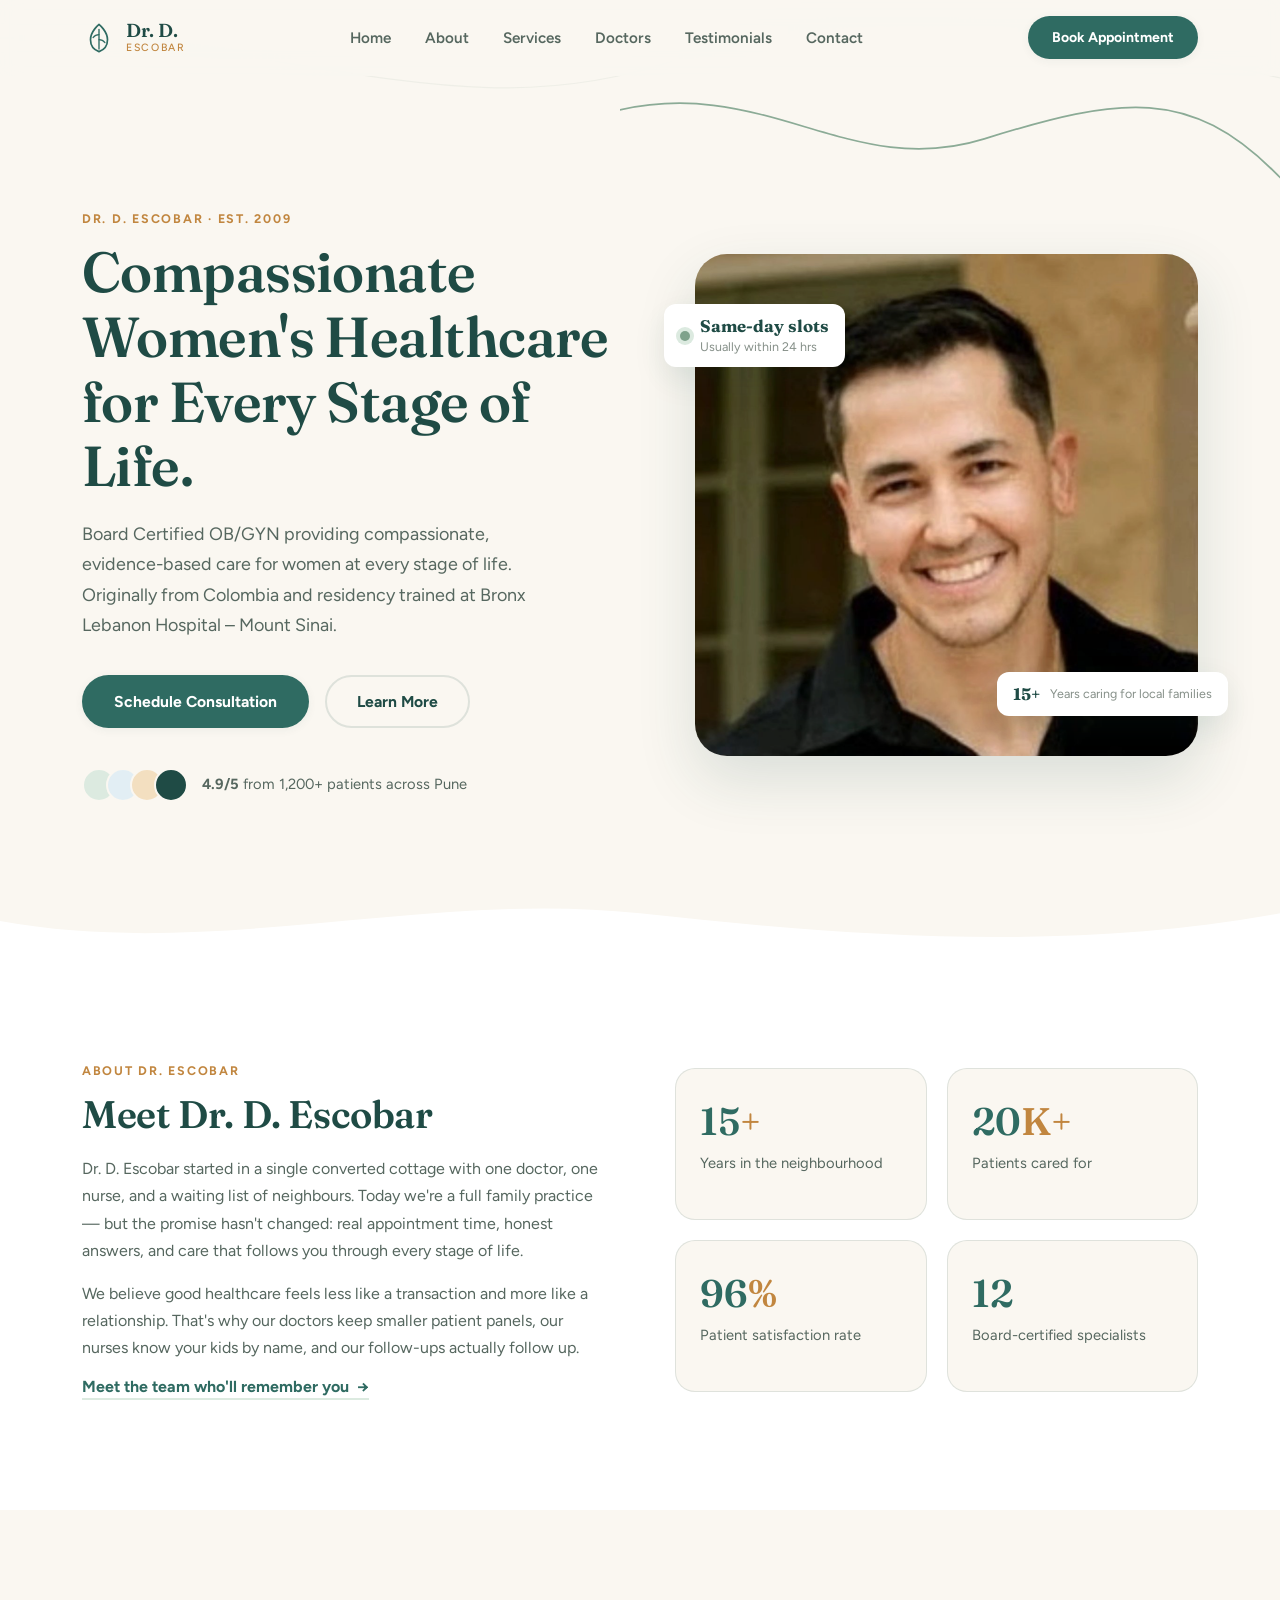
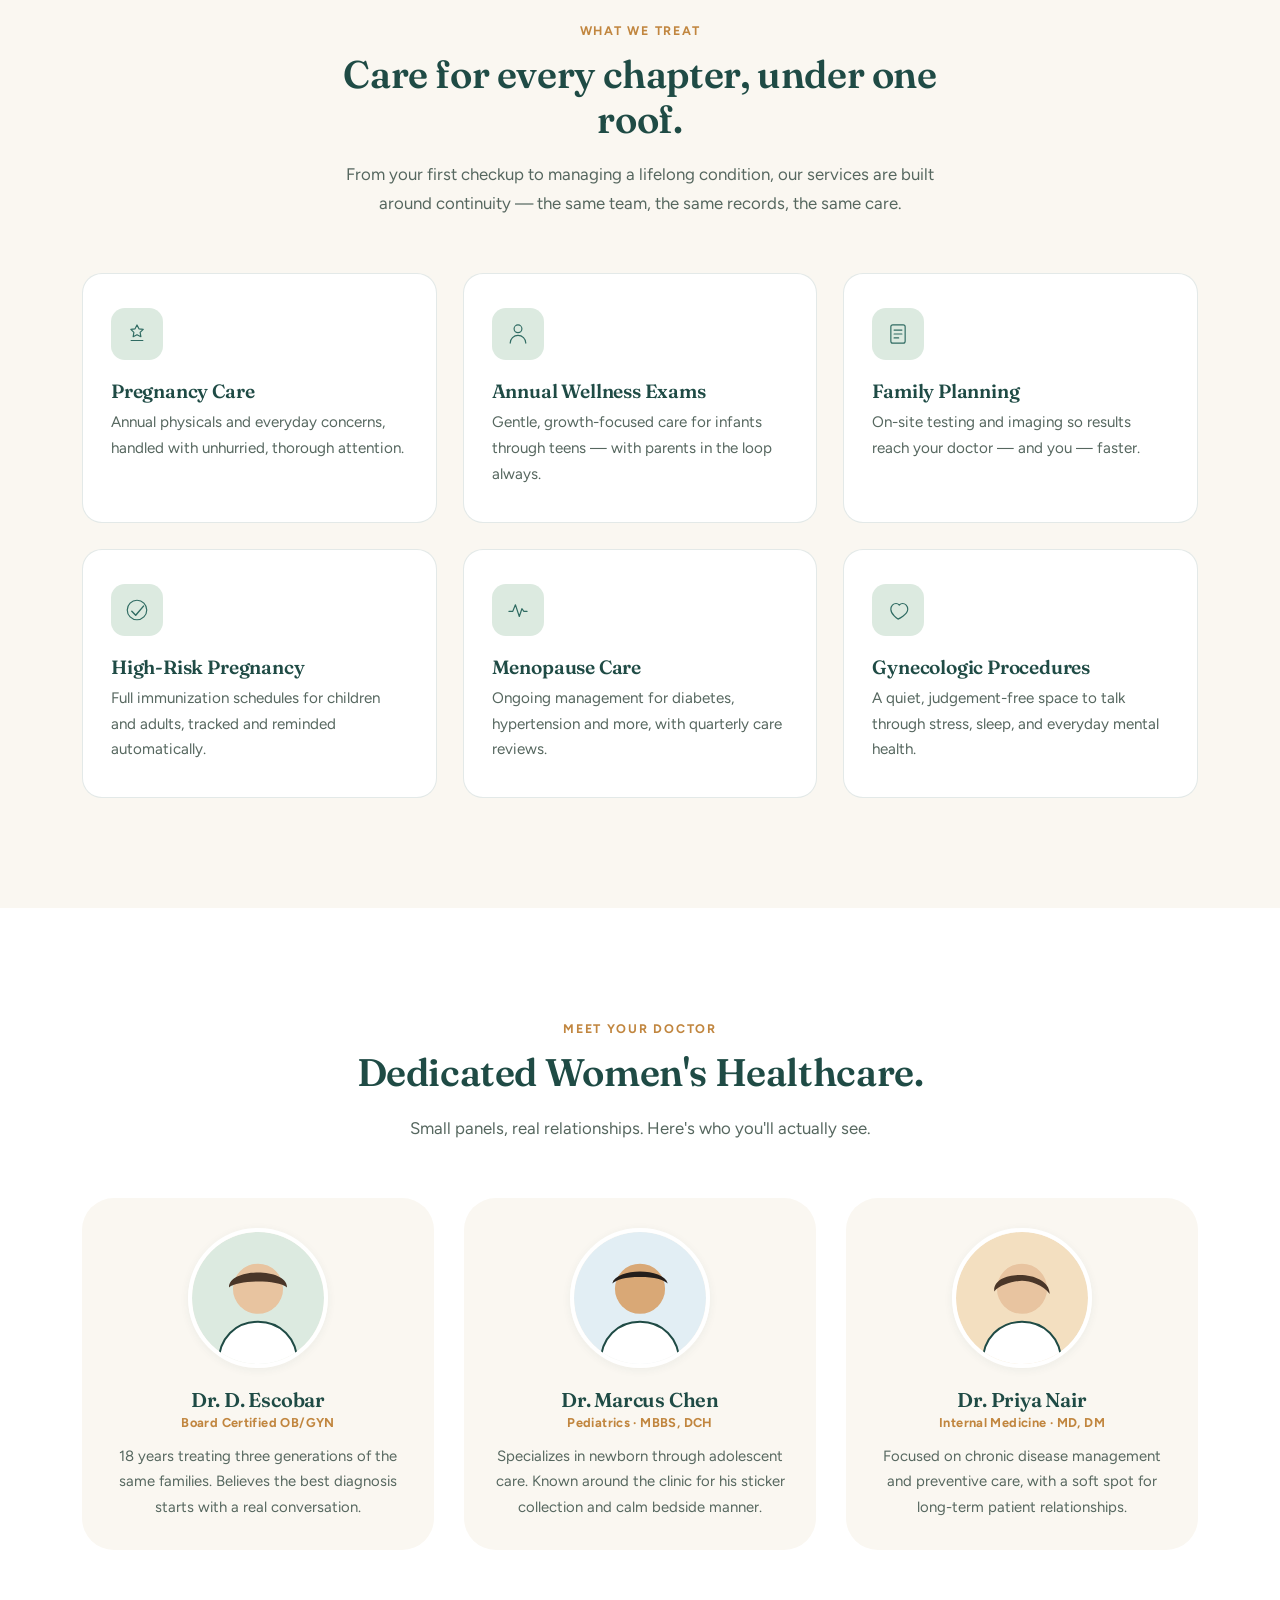
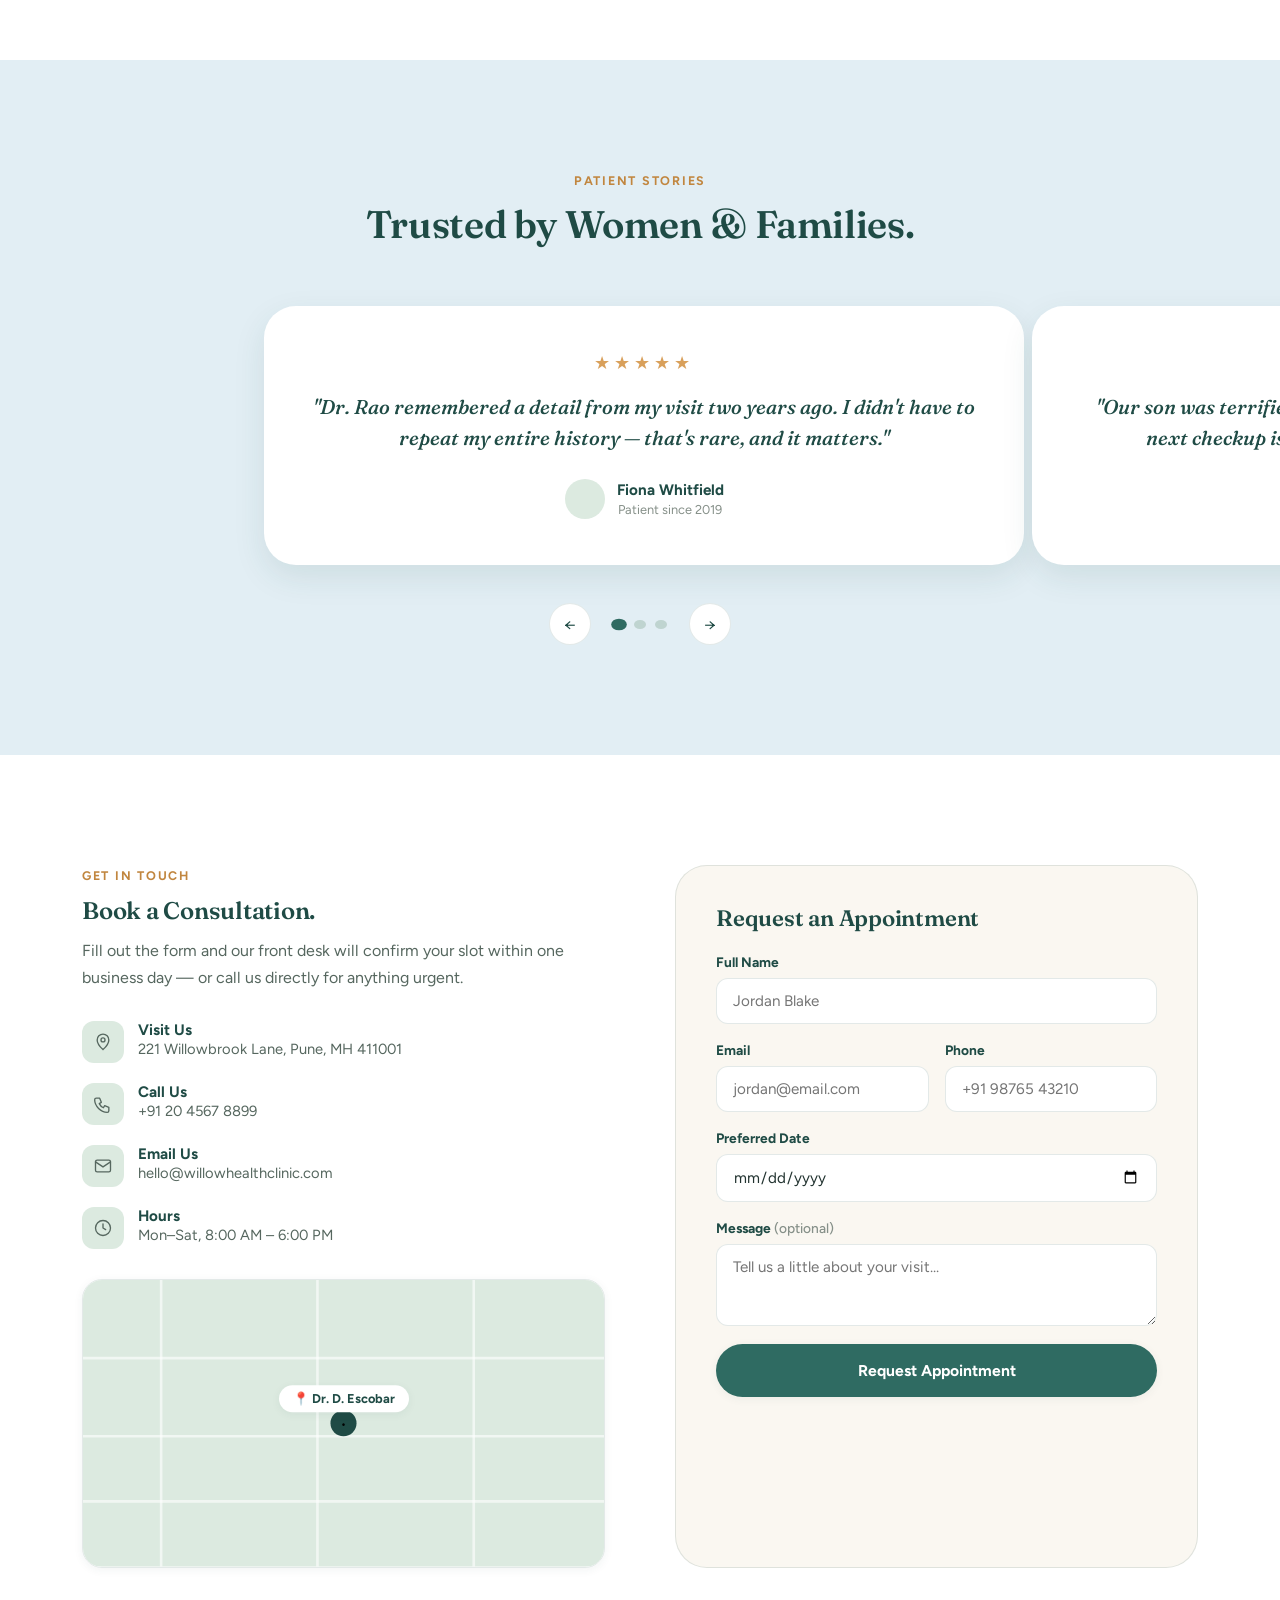
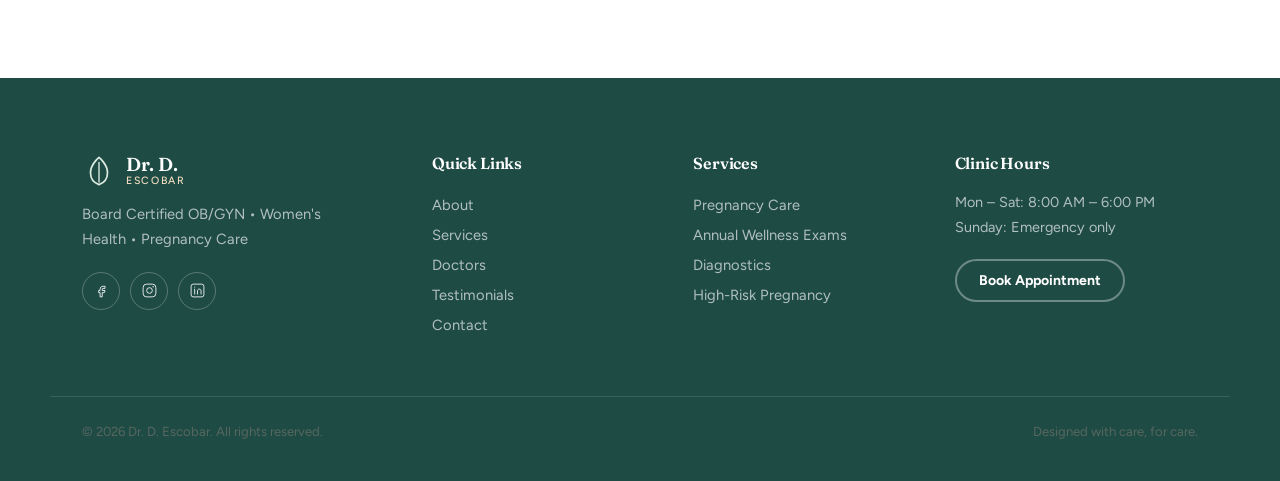
<file: index.html>
<!DOCTYPE html>
<html lang="en">
<head>
<meta charset="UTF-8">
<meta name="viewport" content="width=device-width, initial-scale=1.0">
<title>Dr. D. Escobar — Compassionate Care, Close to Home</title>
<link rel="preconnect" href="https://fonts.googleapis.com">
<link rel="preconnect" href="https://fonts.gstatic.com" crossorigin>
<link href="https://fonts.googleapis.com/css2?family=Fraunces:ital,opsz,wght@0,9..144,300;0,9..144,400;0,9..144,500;0,9..144,600;0,9..144,700;1,9..144,500&family=Figtree:wght@400;500;600;700;800&display=swap" rel="stylesheet">
<link rel="stylesheet" href="style.css">
</head>
<body>

<!-- ===== Decorative branch canvas (fixed, ambient) ===== -->
<div class="branch-ambient" aria-hidden="true">
  <svg viewBox="0 0 1440 900" preserveAspectRatio="none">
    <path class="branch-line branch-line--1" d="M -50 40 C 300 20, 500 140, 760 60 S 1200 30, 1500 90" />
  </svg>
</div>

<!-- ===== Navbar ===== -->
<header class="navbar" id="navbar">
  <div class="nav-inner">
    <a href="#home" class="brand">
      <span class="brand-mark" aria-hidden="true">
        <svg viewBox="0 0 40 40" fill="none">
          <path d="M20 4C20 4 10 12 10 22C10 29.2 14.5 34 20 36C25.5 34 30 29.2 30 22C30 12 20 4 20 4Z" stroke="currentColor" stroke-width="2" stroke-linejoin="round"/>
          <path d="M20 10V33" stroke="currentColor" stroke-width="1.6" stroke-linecap="round"/>
          <path d="M20 16C17 16 14.5 17.5 13 19.5" stroke="currentColor" stroke-width="1.4" stroke-linecap="round"/>
          <path d="M20 22C23 22 25.5 23.5 27 25.5" stroke="currentColor" stroke-width="1.4" stroke-linecap="round"/>
        </svg>
      </span>
      <span class="brand-name">Dr.&nbsp;D.<span class="brand-name-sub">Escobar</span></span>
    </a>

    <nav class="nav-links" id="navLinks">
      <a href="#home" class="nav-link">Home</a>
      <a href="#about" class="nav-link">About</a>
      <a href="#services" class="nav-link">Services</a>
      <a href="#doctors" class="nav-link">Doctors</a>
      <a href="#testimonials" class="nav-link">Testimonials</a>
      <a href="#contact" class="nav-link">Contact</a>
    </nav>

    <div class="nav-actions">
      <a href="#contact" class="btn btn-primary btn-small">Book Appointment</a>
      <button class="hamburger" id="hamburger" aria-label="Toggle menu" aria-expanded="false">
        <span></span><span></span><span></span>
      </button>
    </div>
  </div>
</header>

<!-- ===== Hero ===== -->
<section class="hero" id="home">
  <svg class="hero-branch" viewBox="0 0 900 700" aria-hidden="true">
    <path id="heroBranchPath" d="M -20 90 C 160 40, 260 170, 420 120 S 660 60, 760 160 S 880 260, 860 380" />
    <g class="hero-leaves"></g>
  </svg>

  <div class="hero-inner">
    <div class="hero-copy reveal">
      <span class="eyebrow">Dr. D. Escobar · Est. 2009</span>
      <h1 class="hero-title">Compassionate Women's Healthcare<br>for Every Stage of Life.</h1>
      <p class="hero-sub">Board Certified OB/GYN providing compassionate, evidence-based care for women at every stage of life. Originally from Colombia and residency trained at Bronx Lebanon Hospital – Mount Sinai.</p>
      <div class="hero-cta">
        <a href="#contact" class="btn btn-primary">Schedule Consultation</a>
        <a href="#about" class="btn btn-ghost">Learn More</a>
      </div>
      <div class="hero-trust">
        <div class="avatar-stack" aria-hidden="true">
          <span></span><span></span><span></span><span></span>
        </div>
        <p><strong>4.9/5</strong> from 1,200+ patients across Pune</p>
      </div>
    </div>

    <div class="hero-art reveal" style="--delay:.15s">
      <img src="./profile.png" class="hero-illustration" alt="Dr. D. Escobar">
      <div class="floating-card floating-card--1">
        <span class="fc-dot"></span>
        <div><strong>Same-day slots</strong><small>Usually within 24 hrs</small></div>
      </div>
      <div class="floating-card floating-card--2">
        <strong>15+</strong>
        <small>Years caring for local families</small>
      </div>
    </div>
  </div>

  <svg class="section-divider" viewBox="0 0 1440 90" preserveAspectRatio="none" aria-hidden="true">
    <path d="M0 40 C 240 90 480 0 720 30 S 1200 80 1440 30 V90 H0Z" fill="var(--white)"/>
  </svg>
</section>

<!-- ===== About ===== -->
<section class="about" id="about">
  <div class="container about-grid">
    <div class="about-copy reveal">
      <span class="eyebrow">About Dr. Escobar</span>
      <h2>Meet Dr. D. Escobar</h2>
      <p>Dr. D. Escobar started in a single converted cottage with one doctor, one nurse, and a waiting list of neighbours. Today we're a full family practice — but the promise hasn't changed: real appointment time, honest answers, and care that follows you through every stage of life.</p>
      <p>We believe good healthcare feels less like a transaction and more like a relationship. That's why our doctors keep smaller patient panels, our nurses know your kids by name, and our follow-ups actually follow up.</p>
      <a href="#doctors" class="link-arrow">Meet the team who'll remember you <span>→</span></a>
    </div>

    <div class="stat-grid reveal" style="--delay:.1s">
      <div class="stat-card">
        <span class="stat-num" data-count="15">0</span><span class="stat-suffix">+</span>
        <p>Years in the neighbourhood</p>
      </div>
      <div class="stat-card">
        <span class="stat-num" data-count="20">0</span><span class="stat-suffix">K+</span>
        <p>Patients cared for</p>
      </div>
      <div class="stat-card">
        <span class="stat-num" data-count="98">0</span><span class="stat-suffix">%</span>
        <p>Patient satisfaction rate</p>
      </div>
      <div class="stat-card">
        <span class="stat-num" data-count="12">0</span><span class="stat-suffix"></span>
        <p>Board-certified specialists</p>
      </div>
    </div>
  </div>
</section>

<!-- ===== Services ===== -->
<section class="services" id="services">
  <div class="container">
    <div class="section-head reveal">
      <span class="eyebrow">What We Treat</span>
      <h2>Care for every chapter, under one roof.</h2>
      <p class="section-lede">From your first checkup to managing a lifelong condition, our services are built around continuity — the same team, the same records, the same care.</p>
    </div>

    <div class="services-grid">
      <article class="service-card reveal">
        <span class="service-icon">
          <svg viewBox="0 0 40 40" fill="none"><path d="M20 6l3 6 6.6.9-4.8 4.6 1.2 6.6L20 21l-5.9 3.1 1.1-6.6-4.7-4.6L17 12l3-6z" stroke="currentColor" stroke-width="1.8" stroke-linejoin="round"/><path d="M11 30h18" stroke="currentColor" stroke-width="1.8" stroke-linecap="round"/></svg>
        </span>
        <h3>Pregnancy Care</h3>
        <p>Annual physicals and everyday concerns, handled with unhurried, thorough attention.</p>
      </article>

      <article class="service-card reveal" style="--delay:.05s">
        <span class="service-icon">
          <svg viewBox="0 0 40 40" fill="none"><path d="M14 12c0-3.3 2.7-6 6-6s6 2.7 6 6-2.7 6-6 6-6-2.7-6-6z" stroke="currentColor" stroke-width="1.8"/><path d="M8 34c0-6.6 5.4-12 12-12s12 5.4 12 12" stroke="currentColor" stroke-width="1.8" stroke-linecap="round"/></svg>
        </span>
        <h3>Annual Wellness Exams</h3>
        <p>Gentle, growth-focused care for infants through teens — with parents in the loop always.</p>
      </article>

      <article class="service-card reveal" style="--delay:.1s">
        <span class="service-icon">
          <svg viewBox="0 0 40 40" fill="none"><rect x="9" y="6" width="22" height="28" rx="3" stroke="currentColor" stroke-width="1.8"/><path d="M14 14h12M14 20h12M14 26h7" stroke="currentColor" stroke-width="1.8" stroke-linecap="round"/></svg>
        </span>
        <h3>Family Planning</h3>
        <p>On-site testing and imaging so results reach your doctor — and you — faster.</p>
      </article>

      <article class="service-card reveal" style="--delay:.15s">
        <span class="service-icon">
          <svg viewBox="0 0 40 40" fill="none"><path d="M12 22l6 6 12-14" stroke="currentColor" stroke-width="2.2" stroke-linecap="round" stroke-linejoin="round"/><circle cx="20" cy="20" r="15" stroke="currentColor" stroke-width="1.8"/></svg>
        </span>
        <h3>High-Risk Pregnancy</h3>
        <p>Full immunization schedules for children and adults, tracked and reminded automatically.</p>
      </article>

      <article class="service-card reveal" style="--delay:.2s">
        <span class="service-icon">
          <svg viewBox="0 0 40 40" fill="none"><path d="M6 22h6l4-10 6 18 4-12 3 4h5" stroke="currentColor" stroke-width="1.8" stroke-linecap="round" stroke-linejoin="round"/></svg>
        </span>
        <h3>Menopause Care</h3>
        <p>Ongoing management for diabetes, hypertension and more, with quarterly care reviews.</p>
      </article>

      <article class="service-card reveal" style="--delay:.25s">
        <span class="service-icon">
          <svg viewBox="0 0 40 40" fill="none"><path d="M20 34s-11-6.9-11-15.3C9 13.6 12.7 10 17 10c1.9 0 3.7.9 5 2.4 1.3-1.5 3.1-2.4 5-2.4 4.3 0 8 3.6 8 8.7C35 27.1 20 34 20 34z" stroke="currentColor" stroke-width="1.8" stroke-linejoin="round"/></svg>
        </span>
        <h3>Gynecologic Procedures</h3>
        <p>A quiet, judgement-free space to talk through stress, sleep, and everyday mental health.</p>
      </article>
    </div>
  </div>
</section>

<!-- ===== Doctors ===== -->
<section class="doctors" id="doctors">
  <div class="container">
    <div class="section-head reveal">
      <span class="eyebrow">Meet Your Doctor</span>
      <h2>Dedicated Women's Healthcare.</h2>
      <p class="section-lede">Small panels, real relationships. Here's who you'll actually see.</p>
    </div>

    <div class="doctors-grid">
      <article class="doctor-card reveal">
        <div class="doctor-photo doctor-photo--1" aria-hidden="true">
          <svg viewBox="0 0 200 200"><circle cx="100" cy="100" r="100" fill="var(--sage-light)"/><circle cx="100" cy="86" r="38" fill="var(--skin)"/><path d="M56 84c0-30 88-30 88 0-14-12-74-12-88 0Z" fill="var(--hair)"/><path d="M40 200c0-40 27-64 60-64s60 24 60 64Z" fill="#fff"/><path d="M40 200c0-40 27-64 60-64s60 24 60 64" stroke="var(--teal-deep)" stroke-width="3" fill="none"/></svg>
        </div>
        <h3>Dr. D. Escobar</h3>
        <span class="doctor-role">Board Certified OB/GYN</span>
        <p>18 years treating three generations of the same families. Believes the best diagnosis starts with a real conversation.</p>
      </article>

      <article class="doctor-card reveal" style="--delay:.08s">
        <div class="doctor-photo doctor-photo--2" aria-hidden="true">
          <svg viewBox="0 0 200 200"><circle cx="100" cy="100" r="100" fill="var(--sky-light)"/><circle cx="100" cy="86" r="38" fill="var(--skin-2)"/><path d="M58 78c6-24 78-24 84 0 -6-6-20-10-42-10s-36 4-42 10Z" fill="var(--hair-2)"/><path d="M40 200c0-40 27-64 60-64s60 24 60 64Z" fill="#fff"/><path d="M40 200c0-40 27-64 60-64s60 24 60 64" stroke="var(--teal-deep)" stroke-width="3" fill="none"/></svg>
        </div>
        <h3>Dr. Marcus Chen</h3>
        <span class="doctor-role">Pediatrics · MBBS, DCH</span>
        <p>Specializes in newborn through adolescent care. Known around the clinic for his sticker collection and calm bedside manner.</p>
      </article>

      <article class="doctor-card reveal" style="--delay:.16s">
        <div class="doctor-photo doctor-photo--3" aria-hidden="true">
          <svg viewBox="0 0 200 200"><circle cx="100" cy="100" r="100" fill="var(--honey-light)"/><circle cx="100" cy="86" r="38" fill="var(--skin)"/><path d="M58 90c-4-34 84-34 84 4-10-14-30-20-42-20s-34 6-42 16Z" fill="var(--hair)"/><path d="M40 200c0-40 27-64 60-64s60 24 60 64Z" fill="#fff"/><path d="M40 200c0-40 27-64 60-64s60 24 60 64" stroke="var(--teal-deep)" stroke-width="3" fill="none"/></svg>
        </div>
        <h3>Dr. Priya Nair</h3>
        <span class="doctor-role">Internal Medicine · MD, DM</span>
        <p>Focused on chronic disease management and preventive care, with a soft spot for long-term patient relationships.</p>
      </article>
    </div>
  </div>
</section>

<!-- ===== Testimonials ===== -->
<section class="testimonials" id="testimonials">
  <div class="container">
    <div class="section-head reveal">
      <span class="eyebrow">Patient Stories</span>
      <h2>Trusted by Women & Families.</h2>
    </div>

    <div class="carousel reveal" id="carousel">
      <div class="carousel-track" id="carouselTrack">
        <figure class="testimonial-card">
          <div class="stars" aria-label="5 out of 5 stars">★★★★★</div>
          <blockquote>"Dr. Rao remembered a detail from my visit two years ago. I didn't have to repeat my entire history — that's rare, and it matters."</blockquote>
          <figcaption>
            <span class="quote-avatar" style="background:var(--sage-light)"></span>
            <div><strong>Fiona Whitfield</strong><small>Patient since 2019</small></div>
          </figcaption>
        </figure>

        <figure class="testimonial-card">
          <div class="stars" aria-label="5 out of 5 stars">★★★★★</div>
          <blockquote>"Our son was terrified of doctors until Dr. Chen. Now he asks when his next checkup is. That alone is worth the drive across town."</blockquote>
          <figcaption>
            <span class="quote-avatar" style="background:var(--sky-light)"></span>
            <div><strong>Rohan Desai</strong><small>Patient since 2021</small></div>
          </figcaption>
        </figure>

        <figure class="testimonial-card">
          <div class="stars" aria-label="5 out of 5 stars">★★★★★</div>
          <blockquote>"Managing my diabetes felt overwhelming everywhere else. Dr. Nair built a plan that actually fits my life, not a textbook."</blockquote>
          <figcaption>
            <span class="quote-avatar" style="background:var(--honey-light)"></span>
            <div><strong>Grace Alonso</strong><small>Patient since 2016</small></div>
          </figcaption>
        </figure>
      </div>

      <div class="carousel-controls">
        <button class="carousel-btn" id="prevBtn" aria-label="Previous testimonial">←</button>
        <div class="carousel-dots" id="carouselDots"></div>
        <button class="carousel-btn" id="nextBtn" aria-label="Next testimonial">→</button>
      </div>
    </div>
  </div>
</section>

<!-- ===== Contact / Appointment ===== -->
<section class="contact" id="contact">
  <div class="container contact-grid">
    <div class="contact-info reveal">
      <span class="eyebrow">Get in Touch</span>
      <h2>Book a Consultation.</h2>
      <p>Fill out the form and our front desk will confirm your slot within one business day — or call us directly for anything urgent.</p>

      <ul class="info-list">
        <li>
          <span class="info-icon"><svg viewBox="0 0 24 24" fill="none"><path d="M12 21s7-6.1 7-11.5A7 7 0 0 0 5 9.5C5 14.9 12 21 12 21z" stroke="currentColor" stroke-width="1.6"/><circle cx="12" cy="9.5" r="2.4" stroke="currentColor" stroke-width="1.6"/></svg></span>
          <div><strong>Visit Us</strong><span>221 Willowbrook Lane, Pune, MH 411001</span></div>
        </li>
        <li>
          <span class="info-icon"><svg viewBox="0 0 24 24" fill="none"><path d="M4 5h4l2 5-2.5 1.5a11 11 0 0 0 5 5L14 14l5 2v4a2 2 0 0 1-2 2C9.5 22 2 14.5 2 7a2 2 0 0 1 2-2z" stroke="currentColor" stroke-width="1.6" stroke-linejoin="round"/></svg></span>
          <div><strong>Call Us</strong><span>+91 20 4567 8899</span></div>
        </li>
        <li>
          <span class="info-icon"><svg viewBox="0 0 24 24" fill="none"><rect x="3" y="5" width="18" height="14" rx="2" stroke="currentColor" stroke-width="1.6"/><path d="M3 7l9 6 9-6" stroke="currentColor" stroke-width="1.6" stroke-linecap="round"/></svg></span>
          <div><strong>Email Us</strong><span>hello@willowhealthclinic.com</span></div>
        </li>
        <li>
          <span class="info-icon"><svg viewBox="0 0 24 24" fill="none"><circle cx="12" cy="12" r="9" stroke="currentColor" stroke-width="1.6"/><path d="M12 7v5l3.2 2" stroke="currentColor" stroke-width="1.6" stroke-linecap="round"/></svg></span>
          <div><strong>Hours</strong><span>Mon–Sat, 8:00 AM – 6:00 PM</span></div>
        </li>
      </ul>

      <div class="map-placeholder" role="img" aria-label="Map showing clinic location">
        <svg viewBox="0 0 400 220" preserveAspectRatio="none">
          <rect width="400" height="220" fill="var(--sage-light)"/>
          <path d="M0 60 H400 M0 120 H400 M0 170 H400" stroke="#ffffff" stroke-width="2" opacity="0.6"/>
          <path d="M60 0 V220 M180 0 V220 M300 0 V220" stroke="#ffffff" stroke-width="2" opacity="0.6"/>
          <circle cx="200" cy="110" r="10" fill="var(--teal-deep)"/>
          <path d="M200 110 a1 1 0 1 0 0.001 0" />
        </svg>
        <span class="map-pin">📍 Dr. D. Escobar</span>
      </div>
    </div>

    <form class="contact-form reveal" id="appointmentForm" style="--delay:.1s">
      <h3>Request an Appointment</h3>
      <div class="form-row">
        <label>
          <span>Full Name</span>
          <input type="text" name="name" placeholder="Jordan Blake" required>
        </label>
      </div>
      <div class="form-row form-row--split">
        <label>
          <span>Email</span>
          <input type="email" name="email" placeholder="jordan@email.com" required>
        </label>
        <label>
          <span>Phone</span>
          <input type="tel" name="phone" placeholder="+91 98765 43210" required>
        </label>
      </div>
      <div class="form-row">
        <label>
          <span>Preferred Date</span>
          <input type="date" name="date" required>
        </label>
      </div>
      <div class="form-row">
        <label>
          <span>Message <em>(optional)</em></span>
          <textarea name="message" rows="3" placeholder="Tell us a little about your visit..."></textarea>
        </label>
      </div>
      <button type="submit" class="btn btn-primary btn-full">
        <span class="btn-label">Request Appointment</span>
      </button>
      <p class="form-success" id="formSuccess">✓ Thanks! We'll confirm your appointment by email shortly.</p>
    </form>
  </div>
</section>

<!-- ===== Footer ===== -->
<footer class="footer">
  <div class="container footer-grid">
    <div class="footer-brand">
      <a href="#home" class="brand brand--footer">
        <span class="brand-mark" aria-hidden="true">
          <svg viewBox="0 0 40 40" fill="none">
            <path d="M20 4C20 4 10 12 10 22C10 29.2 14.5 34 20 36C25.5 34 30 29.2 30 22C30 12 20 4 20 4Z" stroke="currentColor" stroke-width="2" stroke-linejoin="round"/>
            <path d="M20 10V33" stroke="currentColor" stroke-width="1.6" stroke-linecap="round"/>
          </svg>
        </span>
        <span class="brand-name">Dr.&nbsp;D.<span class="brand-name-sub">Escobar</span></span>
      </a>
      <p>Board Certified OB/GYN • Women's Health • Pregnancy Care</p>
      <div class="social-icons">
        <a href="#" aria-label="Facebook"><svg viewBox="0 0 24 24" fill="none"><path d="M14 9h3V6h-3c-2.2 0-4 1.8-4 4v2H8v3h2v6h3v-6h3l1-3h-4v-2c0-.6.4-1 1-1z" stroke="currentColor" stroke-width="1.4" stroke-linejoin="round"/></svg></a>
        <a href="#" aria-label="Instagram"><svg viewBox="0 0 24 24" fill="none"><rect x="3" y="3" width="18" height="18" rx="5" stroke="currentColor" stroke-width="1.4"/><circle cx="12" cy="12" r="4" stroke="currentColor" stroke-width="1.4"/><circle cx="17.2" cy="6.8" r="1" fill="currentColor"/></svg></a>
        <a href="#" aria-label="LinkedIn"><svg viewBox="0 0 24 24" fill="none"><rect x="3" y="3" width="18" height="18" rx="3" stroke="currentColor" stroke-width="1.4"/><path d="M8 10v7M8 7.2v.1M12 17v-4.5c0-1.4 1-2.5 2.5-2.5S17 11.1 17 12.5V17" stroke="currentColor" stroke-width="1.4" stroke-linecap="round"/></svg></a>
      </div>
    </div>

    <div class="footer-links">
      <h4>Quick Links</h4>
      <a href="#about">About</a>
      <a href="#services">Services</a>
      <a href="#doctors">Doctors</a>
      <a href="#testimonials">Testimonials</a>
      <a href="#contact">Contact</a>
    </div>

    <div class="footer-links">
      <h4>Services</h4>
      <a href="#services">Pregnancy Care</a>
      <a href="#services">Annual Wellness Exams</a>
      <a href="#services">Diagnostics</a>
      <a href="#services">High-Risk Pregnancy</a>
    </div>

    <div class="footer-newsletter">
      <h4>Clinic Hours</h4>
      <p>Mon – Sat: 8:00 AM – 6:00 PM<br>Sunday: Emergency only</p>
      <a href="#contact" class="btn btn-outline-light btn-small">Book Appointment</a>
    </div>
  </div>
  <div class="footer-bottom">
    <p>© <span id="year"></span> Dr. D. Escobar. All rights reserved.</p>
    <p class="footer-fine">Designed with care, for care.</p>
  </div>
</footer>

<button class="scroll-top" id="scrollTop" aria-label="Scroll to top">↑</button>

<script src="script.js"></script>
</body>
</html>
</file>
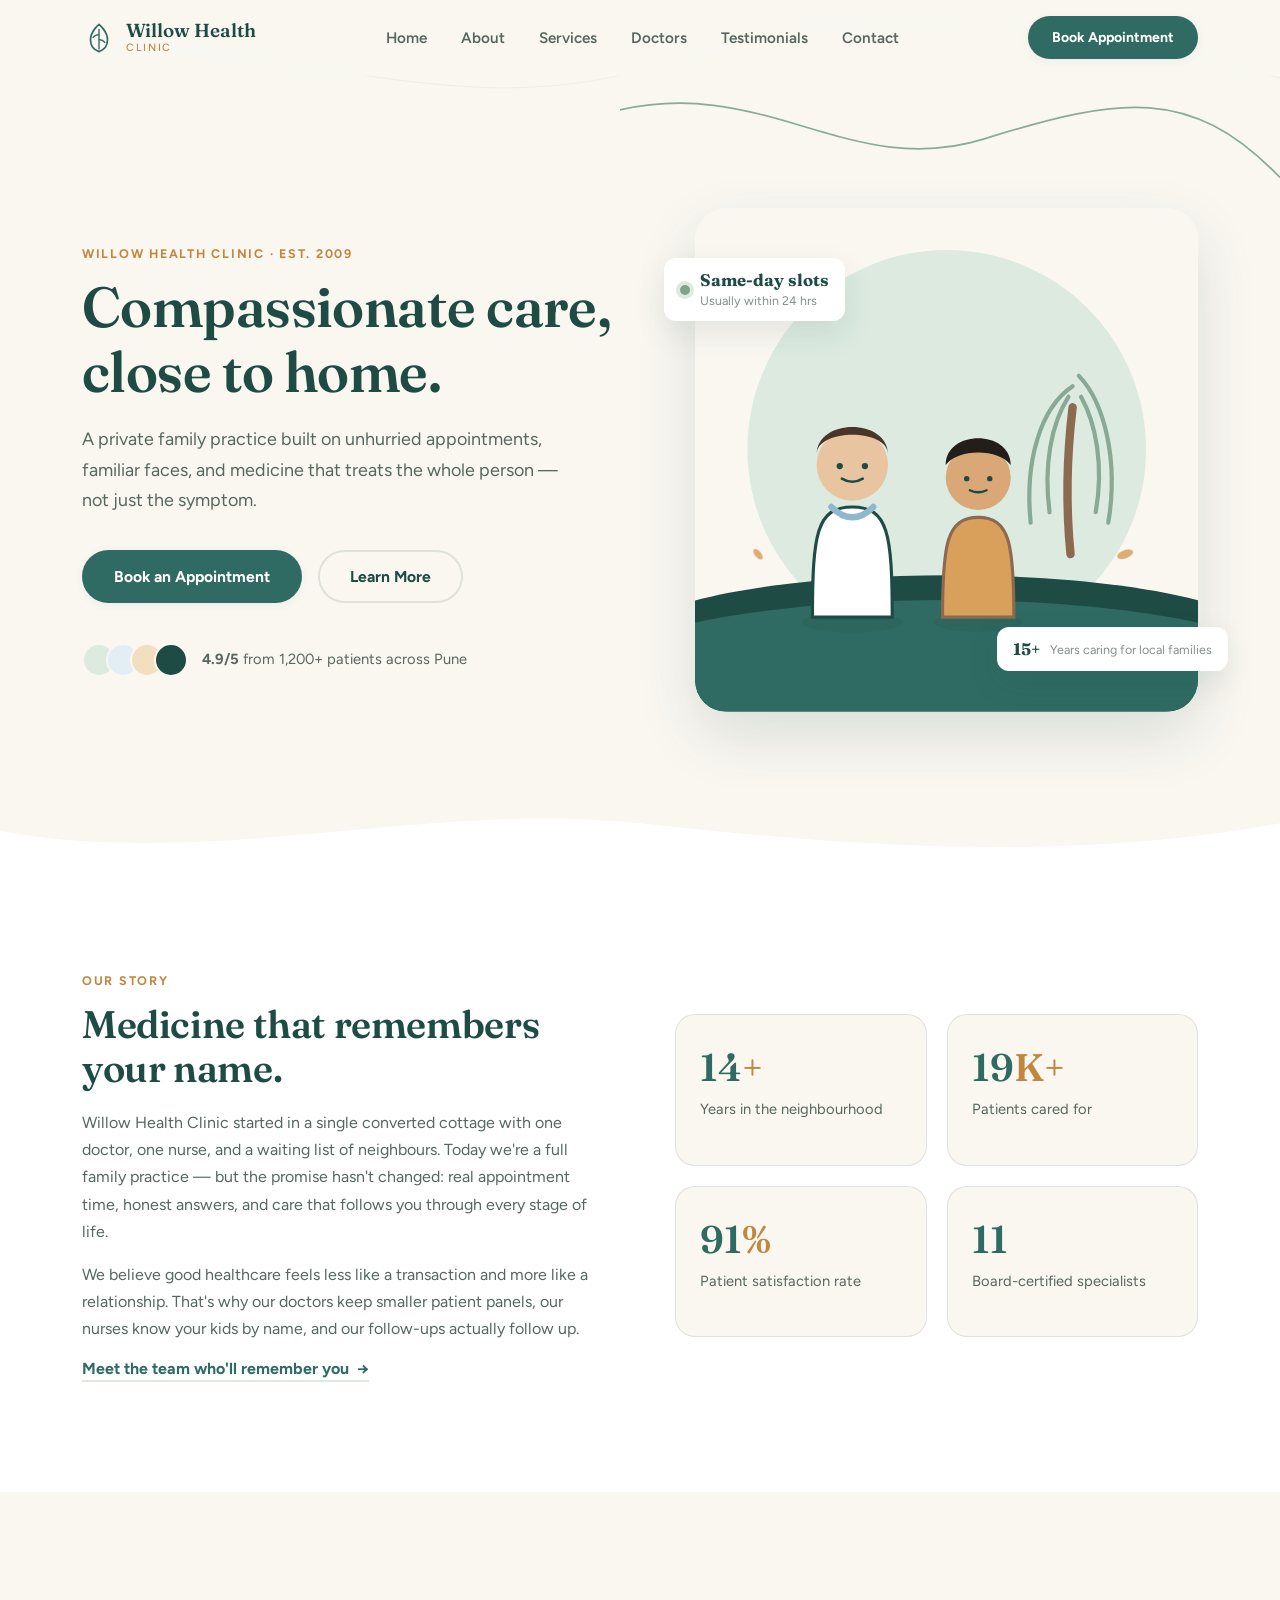
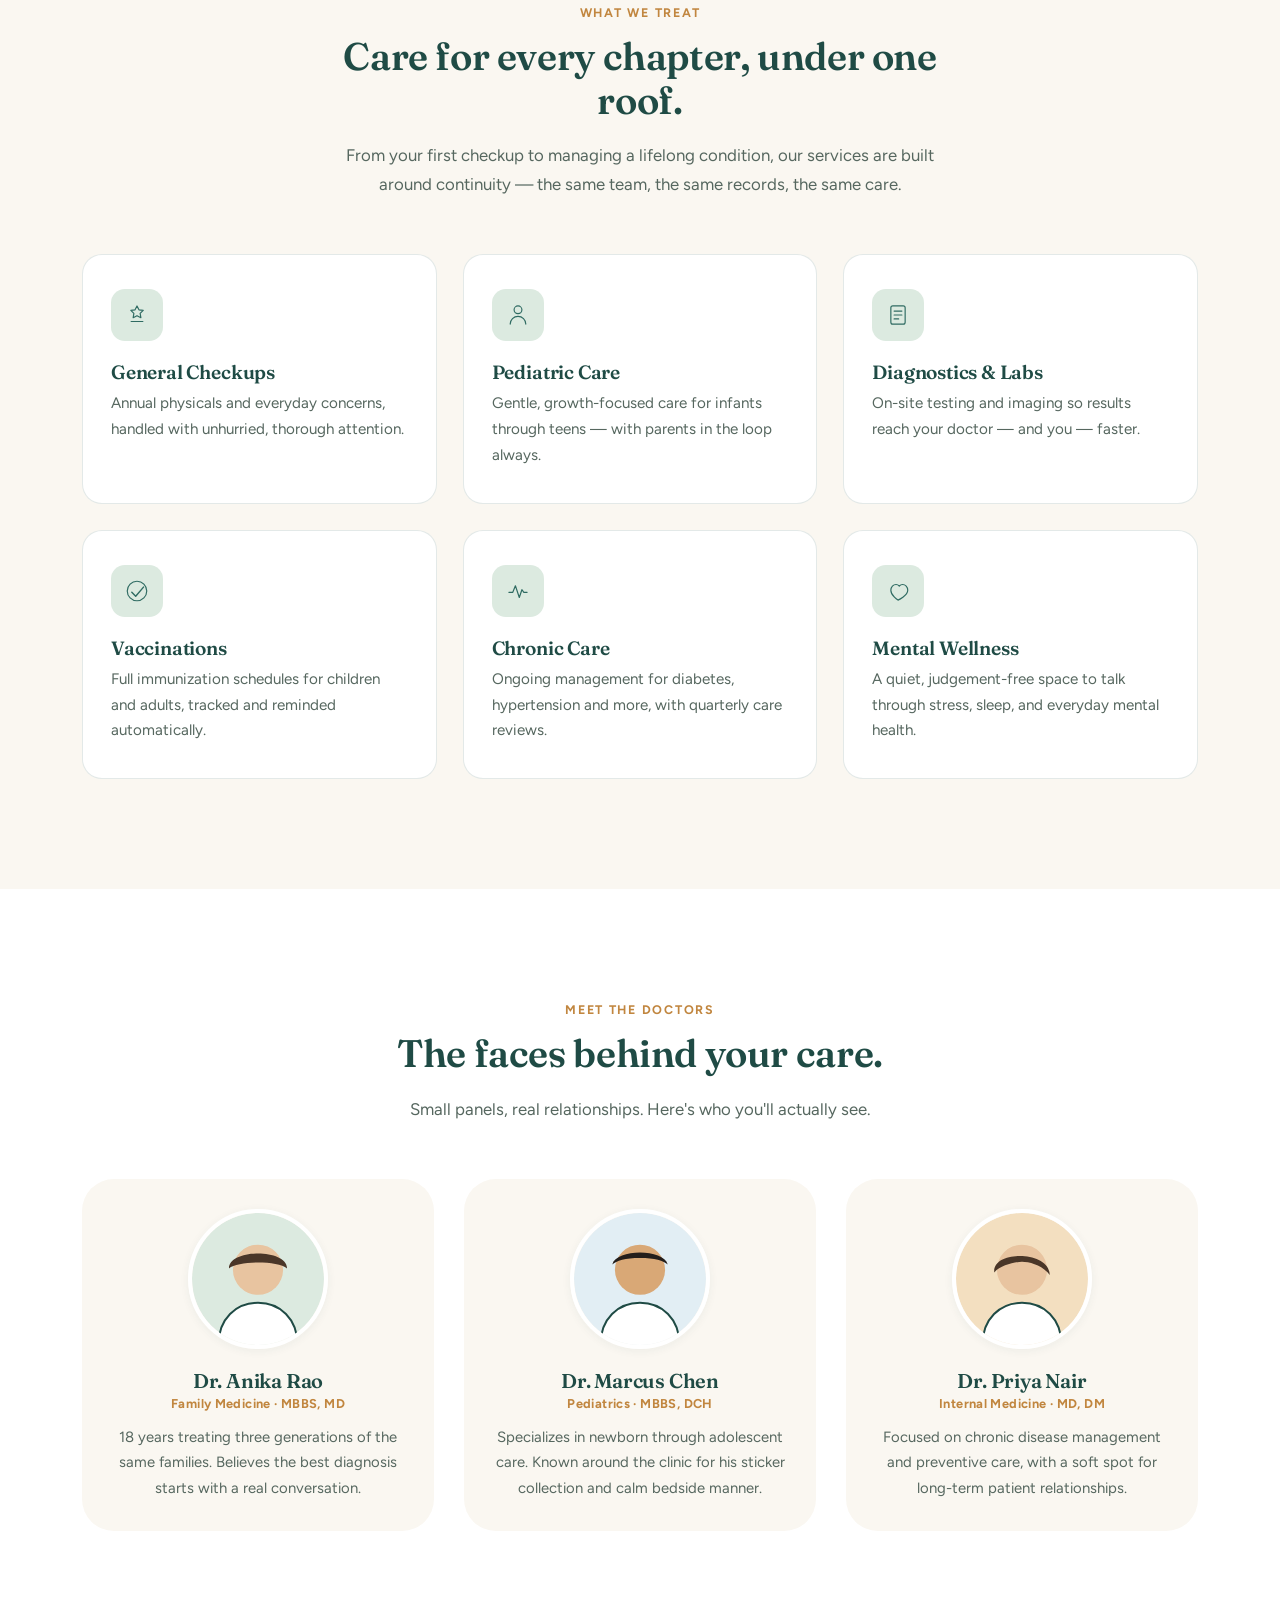
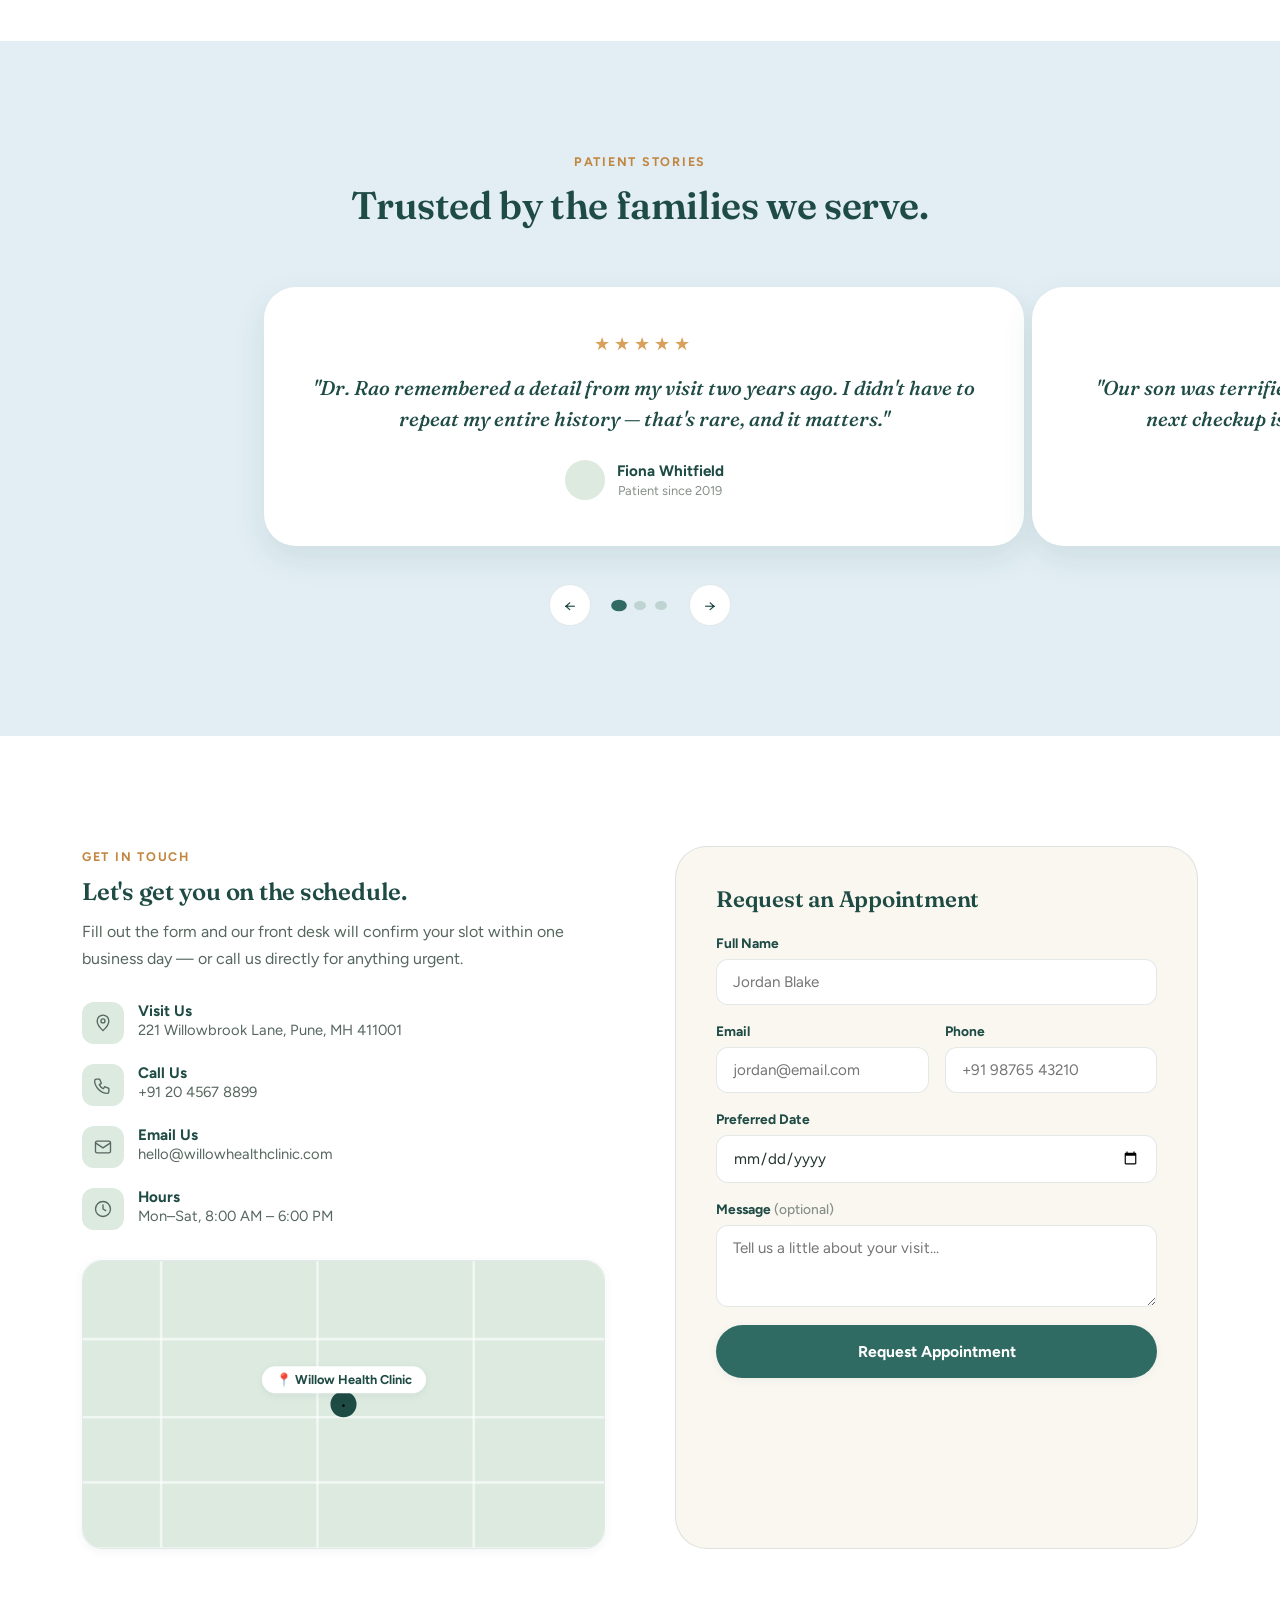
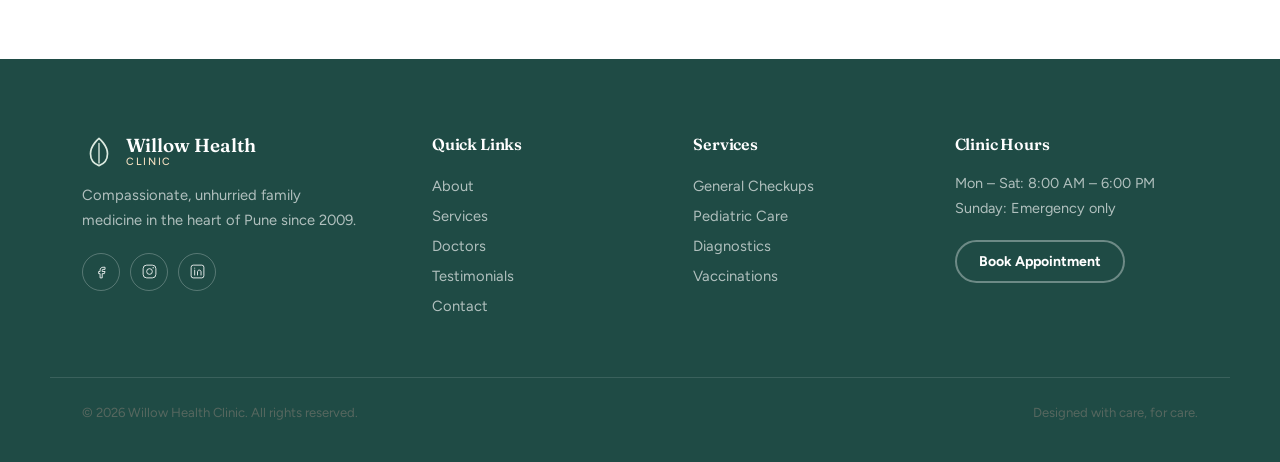
<file: index (7).html>
<!DOCTYPE html>
<html lang="en">
<head>
<meta charset="UTF-8">
<meta name="viewport" content="width=device-width, initial-scale=1.0">
<title>Willow Health Clinic — Compassionate Care, Close to Home</title>
<link rel="preconnect" href="https://fonts.googleapis.com">
<link rel="preconnect" href="https://fonts.gstatic.com" crossorigin>
<link href="https://fonts.googleapis.com/css2?family=Fraunces:ital,opsz,wght@0,9..144,300;0,9..144,400;0,9..144,500;0,9..144,600;0,9..144,700;1,9..144,500&family=Figtree:wght@400;500;600;700;800&display=swap" rel="stylesheet">
<link rel="stylesheet" href="style.css">
</head>
<body>

<!-- ===== Decorative branch canvas (fixed, ambient) ===== -->
<div class="branch-ambient" aria-hidden="true">
  <svg viewBox="0 0 1440 900" preserveAspectRatio="none">
    <path class="branch-line branch-line--1" d="M -50 40 C 300 20, 500 140, 760 60 S 1200 30, 1500 90" />
  </svg>
</div>

<!-- ===== Navbar ===== -->
<header class="navbar" id="navbar">
  <div class="nav-inner">
    <a href="#home" class="brand">
      <span class="brand-mark" aria-hidden="true">
        <svg viewBox="0 0 40 40" fill="none">
          <path d="M20 4C20 4 10 12 10 22C10 29.2 14.5 34 20 36C25.5 34 30 29.2 30 22C30 12 20 4 20 4Z" stroke="currentColor" stroke-width="2" stroke-linejoin="round"/>
          <path d="M20 10V33" stroke="currentColor" stroke-width="1.6" stroke-linecap="round"/>
          <path d="M20 16C17 16 14.5 17.5 13 19.5" stroke="currentColor" stroke-width="1.4" stroke-linecap="round"/>
          <path d="M20 22C23 22 25.5 23.5 27 25.5" stroke="currentColor" stroke-width="1.4" stroke-linecap="round"/>
        </svg>
      </span>
      <span class="brand-name">Willow&nbsp;Health<span class="brand-name-sub">Clinic</span></span>
    </a>

    <nav class="nav-links" id="navLinks">
      <a href="#home" class="nav-link">Home</a>
      <a href="#about" class="nav-link">About</a>
      <a href="#services" class="nav-link">Services</a>
      <a href="#doctors" class="nav-link">Doctors</a>
      <a href="#testimonials" class="nav-link">Testimonials</a>
      <a href="#contact" class="nav-link">Contact</a>
    </nav>

    <div class="nav-actions">
      <a href="#contact" class="btn btn-primary btn-small">Book Appointment</a>
      <button class="hamburger" id="hamburger" aria-label="Toggle menu" aria-expanded="false">
        <span></span><span></span><span></span>
      </button>
    </div>
  </div>
</header>

<!-- ===== Hero ===== -->
<section class="hero" id="home">
  <svg class="hero-branch" viewBox="0 0 900 700" aria-hidden="true">
    <path id="heroBranchPath" d="M -20 90 C 160 40, 260 170, 420 120 S 660 60, 760 160 S 880 260, 860 380" />
    <g class="hero-leaves"></g>
  </svg>

  <div class="hero-inner">
    <div class="hero-copy reveal">
      <span class="eyebrow">Willow Health Clinic · Est. 2009</span>
      <h1 class="hero-title">Compassionate care,<br>close to home.</h1>
      <p class="hero-sub">A private family practice built on unhurried appointments, familiar faces, and medicine that treats the whole person — not just the symptom.</p>
      <div class="hero-cta">
        <a href="#contact" class="btn btn-primary">Book an Appointment</a>
        <a href="#about" class="btn btn-ghost">Learn More</a>
      </div>
      <div class="hero-trust">
        <div class="avatar-stack" aria-hidden="true">
          <span></span><span></span><span></span><span></span>
        </div>
        <p><strong>4.9/5</strong> from 1,200+ patients across Pune</p>
      </div>
    </div>

    <div class="hero-art reveal" style="--delay:.15s">
      <svg viewBox="0 0 480 480" class="hero-illustration" role="img" aria-label="Illustration of a doctor greeting a patient beneath a willow tree">
        <defs>
          <clipPath id="heroClip"><rect x="0" y="0" width="480" height="480" rx="28"/></clipPath>
        </defs>
        <g clip-path="url(#heroClip)">
          <rect width="480" height="480" fill="var(--sand)"/>
          <circle cx="240" cy="230" r="190" fill="var(--sage-light)"/>
          <path d="M-20 380 C 100 340, 380 340, 500 380 L500 500 L-20 500 Z" fill="var(--teal-deep)"/>
          <path d="M-20 400 C 120 365, 360 365, 500 400 L500 500 L-20 500 Z" fill="var(--teal)"/>
          <!-- willow tree -->
          <g transform="translate(360,150)">
            <path d="M0 40 C -6 90 -6 140 -2 180" stroke="var(--bark)" stroke-width="8" stroke-linecap="round" fill="none"/>
            <g stroke="var(--sage)" stroke-width="4" fill="none" stroke-linecap="round" opacity="0.9">
              <path d="M0 20 C -30 40 -46 90 -40 150"/>
              <path d="M6 10 C 30 35 44 90 34 150"/>
              <path d="M-4 30 C -20 55 -28 95 -22 140"/>
              <path d="M8 30 C 22 55 30 95 22 140"/>
            </g>
          </g>
          <!-- doctor figure -->
          <g transform="translate(150,190)">
            <ellipse cx="0" cy="205" rx="48" ry="10" fill="rgba(31,46,44,0.08)"/>
            <path d="M-38 200 C -38 120 -34 95 0 95 C 34 95 38 120 38 200 Z" fill="#FFFFFF" stroke="var(--teal-deep)" stroke-width="3"/>
            <circle cx="0" cy="55" r="34" fill="var(--skin)"/>
            <path d="M-34 45 C -34 10 34 10 34 45 C 34 20 -34 20 -34 45Z" fill="var(--hair)"/>
            <circle cx="-12" cy="56" r="3" fill="var(--teal-deep)"/>
            <circle cx="12" cy="56" r="3" fill="var(--teal-deep)"/>
            <path d="M-10 68 Q0 74 10 68" stroke="var(--teal-deep)" stroke-width="2.4" fill="none" stroke-linecap="round"/>
            <path d="M-20 95 Q0 115 20 95" stroke="var(--sky)" stroke-width="6" fill="none" stroke-linecap="round"/>
          </g>
          <!-- patient figure -->
          <g transform="translate(270,205)">
            <ellipse cx="0" cy="190" rx="42" ry="9" fill="rgba(31,46,44,0.08)"/>
            <path d="M-34 185 C -34 115 -30 90 0 90 C 30 90 34 115 34 185 Z" fill="var(--honey)" stroke="var(--bark)" stroke-width="3"/>
            <circle cx="0" cy="52" r="31" fill="var(--skin-2)"/>
            <path d="M-31 40 C -31 6 31 6 31 40 C 20 24 -20 24 -31 40Z" fill="var(--hair-2)"/>
            <circle cx="-11" cy="53" r="2.6" fill="var(--teal-deep)"/>
            <circle cx="11" cy="53" r="2.6" fill="var(--teal-deep)"/>
            <path d="M-8 64 Q0 68 8 64" stroke="var(--teal-deep)" stroke-width="2.2" fill="none" stroke-linecap="round"/>
          </g>
          <!-- floating leaf accents -->
          <g fill="var(--honey)" opacity="0.85">
            <ellipse cx="90" cy="90" rx="7" ry="3.5" transform="rotate(30 90 90)"/>
            <ellipse cx="410" cy="330" rx="8" ry="4" transform="rotate(-20 410 330)"/>
            <ellipse cx="60" cy="330" rx="6" ry="3" transform="rotate(50 60 330)"/>
          </g>
        </g>
      </svg>
      <div class="floating-card floating-card--1">
        <span class="fc-dot"></span>
        <div><strong>Same-day slots</strong><small>Usually within 24 hrs</small></div>
      </div>
      <div class="floating-card floating-card--2">
        <strong>15+</strong>
        <small>Years caring for local families</small>
      </div>
    </div>
  </div>

  <svg class="section-divider" viewBox="0 0 1440 90" preserveAspectRatio="none" aria-hidden="true">
    <path d="M0 40 C 240 90 480 0 720 30 S 1200 80 1440 30 V90 H0Z" fill="var(--white)"/>
  </svg>
</section>

<!-- ===== About ===== -->
<section class="about" id="about">
  <div class="container about-grid">
    <div class="about-copy reveal">
      <span class="eyebrow">Our Story</span>
      <h2>Medicine that remembers your name.</h2>
      <p>Willow Health Clinic started in a single converted cottage with one doctor, one nurse, and a waiting list of neighbours. Today we're a full family practice — but the promise hasn't changed: real appointment time, honest answers, and care that follows you through every stage of life.</p>
      <p>We believe good healthcare feels less like a transaction and more like a relationship. That's why our doctors keep smaller patient panels, our nurses know your kids by name, and our follow-ups actually follow up.</p>
      <a href="#doctors" class="link-arrow">Meet the team who'll remember you <span>→</span></a>
    </div>

    <div class="stat-grid reveal" style="--delay:.1s">
      <div class="stat-card">
        <span class="stat-num" data-count="15">0</span><span class="stat-suffix">+</span>
        <p>Years in the neighbourhood</p>
      </div>
      <div class="stat-card">
        <span class="stat-num" data-count="20">0</span><span class="stat-suffix">K+</span>
        <p>Patients cared for</p>
      </div>
      <div class="stat-card">
        <span class="stat-num" data-count="98">0</span><span class="stat-suffix">%</span>
        <p>Patient satisfaction rate</p>
      </div>
      <div class="stat-card">
        <span class="stat-num" data-count="12">0</span><span class="stat-suffix"></span>
        <p>Board-certified specialists</p>
      </div>
    </div>
  </div>
</section>

<!-- ===== Services ===== -->
<section class="services" id="services">
  <div class="container">
    <div class="section-head reveal">
      <span class="eyebrow">What We Treat</span>
      <h2>Care for every chapter, under one roof.</h2>
      <p class="section-lede">From your first checkup to managing a lifelong condition, our services are built around continuity — the same team, the same records, the same care.</p>
    </div>

    <div class="services-grid">
      <article class="service-card reveal">
        <span class="service-icon">
          <svg viewBox="0 0 40 40" fill="none"><path d="M20 6l3 6 6.6.9-4.8 4.6 1.2 6.6L20 21l-5.9 3.1 1.1-6.6-4.7-4.6L17 12l3-6z" stroke="currentColor" stroke-width="1.8" stroke-linejoin="round"/><path d="M11 30h18" stroke="currentColor" stroke-width="1.8" stroke-linecap="round"/></svg>
        </span>
        <h3>General Checkups</h3>
        <p>Annual physicals and everyday concerns, handled with unhurried, thorough attention.</p>
      </article>

      <article class="service-card reveal" style="--delay:.05s">
        <span class="service-icon">
          <svg viewBox="0 0 40 40" fill="none"><path d="M14 12c0-3.3 2.7-6 6-6s6 2.7 6 6-2.7 6-6 6-6-2.7-6-6z" stroke="currentColor" stroke-width="1.8"/><path d="M8 34c0-6.6 5.4-12 12-12s12 5.4 12 12" stroke="currentColor" stroke-width="1.8" stroke-linecap="round"/></svg>
        </span>
        <h3>Pediatric Care</h3>
        <p>Gentle, growth-focused care for infants through teens — with parents in the loop always.</p>
      </article>

      <article class="service-card reveal" style="--delay:.1s">
        <span class="service-icon">
          <svg viewBox="0 0 40 40" fill="none"><rect x="9" y="6" width="22" height="28" rx="3" stroke="currentColor" stroke-width="1.8"/><path d="M14 14h12M14 20h12M14 26h7" stroke="currentColor" stroke-width="1.8" stroke-linecap="round"/></svg>
        </span>
        <h3>Diagnostics &amp; Labs</h3>
        <p>On-site testing and imaging so results reach your doctor — and you — faster.</p>
      </article>

      <article class="service-card reveal" style="--delay:.15s">
        <span class="service-icon">
          <svg viewBox="0 0 40 40" fill="none"><path d="M12 22l6 6 12-14" stroke="currentColor" stroke-width="2.2" stroke-linecap="round" stroke-linejoin="round"/><circle cx="20" cy="20" r="15" stroke="currentColor" stroke-width="1.8"/></svg>
        </span>
        <h3>Vaccinations</h3>
        <p>Full immunization schedules for children and adults, tracked and reminded automatically.</p>
      </article>

      <article class="service-card reveal" style="--delay:.2s">
        <span class="service-icon">
          <svg viewBox="0 0 40 40" fill="none"><path d="M6 22h6l4-10 6 18 4-12 3 4h5" stroke="currentColor" stroke-width="1.8" stroke-linecap="round" stroke-linejoin="round"/></svg>
        </span>
        <h3>Chronic Care</h3>
        <p>Ongoing management for diabetes, hypertension and more, with quarterly care reviews.</p>
      </article>

      <article class="service-card reveal" style="--delay:.25s">
        <span class="service-icon">
          <svg viewBox="0 0 40 40" fill="none"><path d="M20 34s-11-6.9-11-15.3C9 13.6 12.7 10 17 10c1.9 0 3.7.9 5 2.4 1.3-1.5 3.1-2.4 5-2.4 4.3 0 8 3.6 8 8.7C35 27.1 20 34 20 34z" stroke="currentColor" stroke-width="1.8" stroke-linejoin="round"/></svg>
        </span>
        <h3>Mental Wellness</h3>
        <p>A quiet, judgement-free space to talk through stress, sleep, and everyday mental health.</p>
      </article>
    </div>
  </div>
</section>

<!-- ===== Doctors ===== -->
<section class="doctors" id="doctors">
  <div class="container">
    <div class="section-head reveal">
      <span class="eyebrow">Meet the Doctors</span>
      <h2>The faces behind your care.</h2>
      <p class="section-lede">Small panels, real relationships. Here's who you'll actually see.</p>
    </div>

    <div class="doctors-grid">
      <article class="doctor-card reveal">
        <div class="doctor-photo doctor-photo--1" aria-hidden="true">
          <svg viewBox="0 0 200 200"><circle cx="100" cy="100" r="100" fill="var(--sage-light)"/><circle cx="100" cy="86" r="38" fill="var(--skin)"/><path d="M56 84c0-30 88-30 88 0-14-12-74-12-88 0Z" fill="var(--hair)"/><path d="M40 200c0-40 27-64 60-64s60 24 60 64Z" fill="#fff"/><path d="M40 200c0-40 27-64 60-64s60 24 60 64" stroke="var(--teal-deep)" stroke-width="3" fill="none"/></svg>
        </div>
        <h3>Dr. Anika Rao</h3>
        <span class="doctor-role">Family Medicine · MBBS, MD</span>
        <p>18 years treating three generations of the same families. Believes the best diagnosis starts with a real conversation.</p>
      </article>

      <article class="doctor-card reveal" style="--delay:.08s">
        <div class="doctor-photo doctor-photo--2" aria-hidden="true">
          <svg viewBox="0 0 200 200"><circle cx="100" cy="100" r="100" fill="var(--sky-light)"/><circle cx="100" cy="86" r="38" fill="var(--skin-2)"/><path d="M58 78c6-24 78-24 84 0 -6-6-20-10-42-10s-36 4-42 10Z" fill="var(--hair-2)"/><path d="M40 200c0-40 27-64 60-64s60 24 60 64Z" fill="#fff"/><path d="M40 200c0-40 27-64 60-64s60 24 60 64" stroke="var(--teal-deep)" stroke-width="3" fill="none"/></svg>
        </div>
        <h3>Dr. Marcus Chen</h3>
        <span class="doctor-role">Pediatrics · MBBS, DCH</span>
        <p>Specializes in newborn through adolescent care. Known around the clinic for his sticker collection and calm bedside manner.</p>
      </article>

      <article class="doctor-card reveal" style="--delay:.16s">
        <div class="doctor-photo doctor-photo--3" aria-hidden="true">
          <svg viewBox="0 0 200 200"><circle cx="100" cy="100" r="100" fill="var(--honey-light)"/><circle cx="100" cy="86" r="38" fill="var(--skin)"/><path d="M58 90c-4-34 84-34 84 4-10-14-30-20-42-20s-34 6-42 16Z" fill="var(--hair)"/><path d="M40 200c0-40 27-64 60-64s60 24 60 64Z" fill="#fff"/><path d="M40 200c0-40 27-64 60-64s60 24 60 64" stroke="var(--teal-deep)" stroke-width="3" fill="none"/></svg>
        </div>
        <h3>Dr. Priya Nair</h3>
        <span class="doctor-role">Internal Medicine · MD, DM</span>
        <p>Focused on chronic disease management and preventive care, with a soft spot for long-term patient relationships.</p>
      </article>
    </div>
  </div>
</section>

<!-- ===== Testimonials ===== -->
<section class="testimonials" id="testimonials">
  <div class="container">
    <div class="section-head reveal">
      <span class="eyebrow">Patient Stories</span>
      <h2>Trusted by the families we serve.</h2>
    </div>

    <div class="carousel reveal" id="carousel">
      <div class="carousel-track" id="carouselTrack">
        <figure class="testimonial-card">
          <div class="stars" aria-label="5 out of 5 stars">★★★★★</div>
          <blockquote>"Dr. Rao remembered a detail from my visit two years ago. I didn't have to repeat my entire history — that's rare, and it matters."</blockquote>
          <figcaption>
            <span class="quote-avatar" style="background:var(--sage-light)"></span>
            <div><strong>Fiona Whitfield</strong><small>Patient since 2019</small></div>
          </figcaption>
        </figure>

        <figure class="testimonial-card">
          <div class="stars" aria-label="5 out of 5 stars">★★★★★</div>
          <blockquote>"Our son was terrified of doctors until Dr. Chen. Now he asks when his next checkup is. That alone is worth the drive across town."</blockquote>
          <figcaption>
            <span class="quote-avatar" style="background:var(--sky-light)"></span>
            <div><strong>Rohan Desai</strong><small>Patient since 2021</small></div>
          </figcaption>
        </figure>

        <figure class="testimonial-card">
          <div class="stars" aria-label="5 out of 5 stars">★★★★★</div>
          <blockquote>"Managing my diabetes felt overwhelming everywhere else. Dr. Nair built a plan that actually fits my life, not a textbook."</blockquote>
          <figcaption>
            <span class="quote-avatar" style="background:var(--honey-light)"></span>
            <div><strong>Grace Alonso</strong><small>Patient since 2016</small></div>
          </figcaption>
        </figure>
      </div>

      <div class="carousel-controls">
        <button class="carousel-btn" id="prevBtn" aria-label="Previous testimonial">←</button>
        <div class="carousel-dots" id="carouselDots"></div>
        <button class="carousel-btn" id="nextBtn" aria-label="Next testimonial">→</button>
      </div>
    </div>
  </div>
</section>

<!-- ===== Contact / Appointment ===== -->
<section class="contact" id="contact">
  <div class="container contact-grid">
    <div class="contact-info reveal">
      <span class="eyebrow">Get in Touch</span>
      <h2>Let's get you on the schedule.</h2>
      <p>Fill out the form and our front desk will confirm your slot within one business day — or call us directly for anything urgent.</p>

      <ul class="info-list">
        <li>
          <span class="info-icon"><svg viewBox="0 0 24 24" fill="none"><path d="M12 21s7-6.1 7-11.5A7 7 0 0 0 5 9.5C5 14.9 12 21 12 21z" stroke="currentColor" stroke-width="1.6"/><circle cx="12" cy="9.5" r="2.4" stroke="currentColor" stroke-width="1.6"/></svg></span>
          <div><strong>Visit Us</strong><span>221 Willowbrook Lane, Pune, MH 411001</span></div>
        </li>
        <li>
          <span class="info-icon"><svg viewBox="0 0 24 24" fill="none"><path d="M4 5h4l2 5-2.5 1.5a11 11 0 0 0 5 5L14 14l5 2v4a2 2 0 0 1-2 2C9.5 22 2 14.5 2 7a2 2 0 0 1 2-2z" stroke="currentColor" stroke-width="1.6" stroke-linejoin="round"/></svg></span>
          <div><strong>Call Us</strong><span>+91 20 4567 8899</span></div>
        </li>
        <li>
          <span class="info-icon"><svg viewBox="0 0 24 24" fill="none"><rect x="3" y="5" width="18" height="14" rx="2" stroke="currentColor" stroke-width="1.6"/><path d="M3 7l9 6 9-6" stroke="currentColor" stroke-width="1.6" stroke-linecap="round"/></svg></span>
          <div><strong>Email Us</strong><span>hello@willowhealthclinic.com</span></div>
        </li>
        <li>
          <span class="info-icon"><svg viewBox="0 0 24 24" fill="none"><circle cx="12" cy="12" r="9" stroke="currentColor" stroke-width="1.6"/><path d="M12 7v5l3.2 2" stroke="currentColor" stroke-width="1.6" stroke-linecap="round"/></svg></span>
          <div><strong>Hours</strong><span>Mon–Sat, 8:00 AM – 6:00 PM</span></div>
        </li>
      </ul>

      <div class="map-placeholder" role="img" aria-label="Map showing clinic location">
        <svg viewBox="0 0 400 220" preserveAspectRatio="none">
          <rect width="400" height="220" fill="var(--sage-light)"/>
          <path d="M0 60 H400 M0 120 H400 M0 170 H400" stroke="#ffffff" stroke-width="2" opacity="0.6"/>
          <path d="M60 0 V220 M180 0 V220 M300 0 V220" stroke="#ffffff" stroke-width="2" opacity="0.6"/>
          <circle cx="200" cy="110" r="10" fill="var(--teal-deep)"/>
          <path d="M200 110 a1 1 0 1 0 0.001 0" />
        </svg>
        <span class="map-pin">📍 Willow Health Clinic</span>
      </div>
    </div>

    <form class="contact-form reveal" id="appointmentForm" style="--delay:.1s">
      <h3>Request an Appointment</h3>
      <div class="form-row">
        <label>
          <span>Full Name</span>
          <input type="text" name="name" placeholder="Jordan Blake" required>
        </label>
      </div>
      <div class="form-row form-row--split">
        <label>
          <span>Email</span>
          <input type="email" name="email" placeholder="jordan@email.com" required>
        </label>
        <label>
          <span>Phone</span>
          <input type="tel" name="phone" placeholder="+91 98765 43210" required>
        </label>
      </div>
      <div class="form-row">
        <label>
          <span>Preferred Date</span>
          <input type="date" name="date" required>
        </label>
      </div>
      <div class="form-row">
        <label>
          <span>Message <em>(optional)</em></span>
          <textarea name="message" rows="3" placeholder="Tell us a little about your visit..."></textarea>
        </label>
      </div>
      <button type="submit" class="btn btn-primary btn-full">
        <span class="btn-label">Request Appointment</span>
      </button>
      <p class="form-success" id="formSuccess">✓ Thanks! We'll confirm your appointment by email shortly.</p>
    </form>
  </div>
</section>

<!-- ===== Footer ===== -->
<footer class="footer">
  <div class="container footer-grid">
    <div class="footer-brand">
      <a href="#home" class="brand brand--footer">
        <span class="brand-mark" aria-hidden="true">
          <svg viewBox="0 0 40 40" fill="none">
            <path d="M20 4C20 4 10 12 10 22C10 29.2 14.5 34 20 36C25.5 34 30 29.2 30 22C30 12 20 4 20 4Z" stroke="currentColor" stroke-width="2" stroke-linejoin="round"/>
            <path d="M20 10V33" stroke="currentColor" stroke-width="1.6" stroke-linecap="round"/>
          </svg>
        </span>
        <span class="brand-name">Willow&nbsp;Health<span class="brand-name-sub">Clinic</span></span>
      </a>
      <p>Compassionate, unhurried family medicine in the heart of Pune since 2009.</p>
      <div class="social-icons">
        <a href="#" aria-label="Facebook"><svg viewBox="0 0 24 24" fill="none"><path d="M14 9h3V6h-3c-2.2 0-4 1.8-4 4v2H8v3h2v6h3v-6h3l1-3h-4v-2c0-.6.4-1 1-1z" stroke="currentColor" stroke-width="1.4" stroke-linejoin="round"/></svg></a>
        <a href="#" aria-label="Instagram"><svg viewBox="0 0 24 24" fill="none"><rect x="3" y="3" width="18" height="18" rx="5" stroke="currentColor" stroke-width="1.4"/><circle cx="12" cy="12" r="4" stroke="currentColor" stroke-width="1.4"/><circle cx="17.2" cy="6.8" r="1" fill="currentColor"/></svg></a>
        <a href="#" aria-label="LinkedIn"><svg viewBox="0 0 24 24" fill="none"><rect x="3" y="3" width="18" height="18" rx="3" stroke="currentColor" stroke-width="1.4"/><path d="M8 10v7M8 7.2v.1M12 17v-4.5c0-1.4 1-2.5 2.5-2.5S17 11.1 17 12.5V17" stroke="currentColor" stroke-width="1.4" stroke-linecap="round"/></svg></a>
      </div>
    </div>

    <div class="footer-links">
      <h4>Quick Links</h4>
      <a href="#about">About</a>
      <a href="#services">Services</a>
      <a href="#doctors">Doctors</a>
      <a href="#testimonials">Testimonials</a>
      <a href="#contact">Contact</a>
    </div>

    <div class="footer-links">
      <h4>Services</h4>
      <a href="#services">General Checkups</a>
      <a href="#services">Pediatric Care</a>
      <a href="#services">Diagnostics</a>
      <a href="#services">Vaccinations</a>
    </div>

    <div class="footer-newsletter">
      <h4>Clinic Hours</h4>
      <p>Mon – Sat: 8:00 AM – 6:00 PM<br>Sunday: Emergency only</p>
      <a href="#contact" class="btn btn-outline-light btn-small">Book Appointment</a>
    </div>
  </div>
  <div class="footer-bottom">
    <p>© <span id="year"></span> Willow Health Clinic. All rights reserved.</p>
    <p class="footer-fine">Designed with care, for care.</p>
  </div>
</footer>

<button class="scroll-top" id="scrollTop" aria-label="Scroll to top">↑</button>

<script src="script.js"></script>
</body>
</html>
</file>
<file: style.css>
/* =========================================================
   WILLOW HEALTH CLINIC — Design Tokens
   Palette:  #FAF7F1 sand · #1F4B45 teal-deep · #2F6B62 teal
             #7FA28C sage · #8FB8CE sky · #D9A05B honey
   Type:     Fraunces (display) + Figtree (body)
   Signature: hand-drawn willow branch line motif that grows
              on load and recurs as section dividers.
   ========================================================= */

:root{
  --sand: #FAF7F1;
  --white: #FFFFFF;

  --teal-deep: #1F4B45;
  --teal: #2F6B62;
  --teal-soft: #3E7C71;

  --sage: #7FA28C;
  --sage-light: #DCEAE0;

  --sky: #8FB8CE;
  --sky-light: #E2EEF4;

  --honey: #D9A05B;
  --honey-light: #F3DFC0;
  --honey-deep: #C1863F;

  --bark: #8B6A4F;
  --skin: #E8C4A0;
  --skin-2: #D9A876;
  --hair: #4A3628;
  --hair-2: #241E1B;

  --text: #223330;
  --text-soft: #56675f;
  --text-faint: #869089;

  --border: rgba(31,75,69,0.12);

  --shadow-sm: 0 2px 10px rgba(31,75,69,0.06);
  --shadow-md: 0 12px 32px rgba(31,75,69,0.10);
  --shadow-lg: 0 24px 60px rgba(31,75,69,0.14);

  --radius-sm: 12px;
  --radius-md: 20px;
  --radius-lg: 32px;

  --container: 1180px;

  --ff-display: "Fraunces", Georgia, serif;
  --ff-body: "Figtree", -apple-system, BlinkMacSystemFont, "Segoe UI", sans-serif;
}

*, *::before, *::after{ box-sizing: border-box; }
html{ scroll-behavior: smooth; }
@media (prefers-reduced-motion: reduce){
  html{ scroll-behavior: auto; }
  *{ animation-duration: 0.001ms !important; animation-iteration-count: 1 !important; transition-duration: 0.001ms !important; }
}

body{
  margin:0;
  font-family: var(--ff-body);
  color: var(--text);
  background: var(--sand);
  -webkit-font-smoothing: antialiased;
  overflow-x: hidden;
}

h1,h2,h3,h4{
  font-family: var(--ff-display);
  color: var(--teal-deep);
  line-height: 1.15;
  margin: 0 0 .5em;
  font-weight: 600;
  letter-spacing: -0.01em;
}
p{ margin: 0 0 1em; color: var(--text-soft); line-height: 1.7; }
a{ color: inherit; text-decoration: none; }
ul{ list-style: none; margin:0; padding:0; }
img, svg{ display:block; max-width: 100%; }
button{ font-family: inherit; cursor: pointer; }

.container{
  max-width: var(--container);
  margin: 0 auto;
  padding: 0 32px;
}

.eyebrow{
  display: inline-block;
  font-family: var(--ff-body);
  font-weight: 700;
  font-size: 0.78rem;
  letter-spacing: 0.14em;
  text-transform: uppercase;
  color: var(--honey-deep);
  margin-bottom: 14px;
}

/* ---------- Buttons ---------- */
.btn{
  display: inline-flex;
  align-items: center;
  justify-content: center;
  gap: 8px;
  padding: 15px 30px;
  border-radius: 999px;
  font-weight: 700;
  font-size: 0.98rem;
  border: 2px solid transparent;
  transition: transform .25s cubic-bezier(.2,.9,.3,1.3), box-shadow .25s ease, background .25s ease, color .25s ease, border-color .25s ease;
  white-space: nowrap;
}
.btn-primary{
  background: var(--teal);
  color: var(--white);
  box-shadow: var(--shadow-sm);
}
.btn-primary:hover{
  background: var(--teal-deep);
  transform: translateY(-3px);
  box-shadow: var(--shadow-md);
}
.btn-ghost{
  background: transparent;
  color: var(--teal-deep);
  border-color: var(--border);
}
.btn-ghost:hover{
  border-color: var(--teal);
  background: var(--white);
  transform: translateY(-3px);
}
.btn-small{ padding: 11px 22px; font-size: 0.88rem; }
.btn-full{ width: 100%; }
.btn-outline-light{
  background: transparent;
  color: var(--white);
  border-color: rgba(255,255,255,0.35);
}
.btn-outline-light:hover{
  background: rgba(255,255,255,0.12);
  border-color: rgba(255,255,255,0.6);
  transform: translateY(-3px);
}

.link-arrow{
  display: inline-flex;
  align-items: center;
  gap: 8px;
  font-weight: 700;
  color: var(--teal);
  padding-bottom: 2px;
  border-bottom: 2px solid var(--sage-light);
  transition: border-color .25s ease, gap .25s ease, color .25s ease;
}
.link-arrow span{ transition: transform .25s ease; }
.link-arrow:hover{ border-color: var(--teal); gap: 12px; }
.link-arrow:hover span{ transform: translateX(2px); }

/* ---------- Ambient background branch ---------- */
.branch-ambient{
  position: fixed;
  inset: 0;
  pointer-events: none;
  z-index: 0;
  opacity: 0.5;
}
.branch-ambient svg{ width: 100%; height: 100%; }
.branch-line{
  fill: none;
  stroke: var(--sage);
  stroke-width: 1.2;
  opacity: 0.18;
}

/* ---------- Reveal on scroll ---------- */
.reveal{
  opacity: 0;
  transform: translateY(26px);
  transition: opacity .8s cubic-bezier(.2,.7,.2,1), transform .8s cubic-bezier(.2,.7,.2,1);
  transition-delay: var(--delay, 0s);
}
.reveal.in-view{ opacity: 1; transform: translateY(0); }

/* ---------- Navbar ---------- */
.navbar{
  position: sticky;
  top: 0;
  z-index: 100;
  background: rgba(250,247,241,0.85);
  backdrop-filter: blur(10px);
  border-bottom: 1px solid transparent;
  transition: border-color .3s ease, box-shadow .3s ease, background .3s ease;
}
.navbar.scrolled{
  border-color: var(--border);
  box-shadow: 0 4px 20px rgba(31,75,69,0.06);
}
.nav-inner{
  max-width: var(--container);
  margin: 0 auto;
  padding: 16px 32px;
  display: flex;
  align-items: center;
  justify-content: space-between;
  gap: 24px;
}
.brand{
  display: flex;
  align-items: center;
  gap: 10px;
  color: var(--teal-deep);
}
.brand-mark{ width: 34px; height: 34px; color: var(--teal); flex-shrink: 0; }
.brand-mark svg{ width: 100%; height: 100%; }
.brand-name{
  font-family: var(--ff-display);
  font-weight: 600;
  font-size: 1.18rem;
  line-height: 1.1;
  display: flex;
  flex-direction: column;
}
.brand-name-sub{
  font-family: var(--ff-body);
  font-weight: 500;
  font-size: 0.66rem;
  letter-spacing: 0.16em;
  text-transform: uppercase;
  color: var(--honey-deep);
}

.nav-links{ display: flex; align-items: center; gap: 34px; }
.nav-link{
  font-weight: 600;
  font-size: 0.95rem;
  color: var(--text-soft);
  position: relative;
  padding: 4px 0;
  transition: color .2s ease;
}
.nav-link::after{
  content:"";
  position: absolute;
  left: 0; right: 100%;
  bottom: -2px;
  height: 2px;
  background: var(--honey);
  border-radius: 2px;
  transition: right .25s ease;
}
.nav-link:hover{ color: var(--teal-deep); }
.nav-link:hover::after{ right: 0; }

.nav-actions{ display: flex; align-items: center; gap: 14px; }

.hamburger{
  display: none;
  flex-direction: column;
  justify-content: center;
  gap: 5px;
  width: 38px;
  height: 38px;
  background: none;
  border: none;
  padding: 0;
}
.hamburger span{
  width: 22px;
  height: 2px;
  background: var(--teal-deep);
  border-radius: 2px;
  transition: transform .3s ease, opacity .3s ease;
  margin: 0 auto;
}
.hamburger.open span:nth-child(1){ transform: translateY(7px) rotate(45deg); }
.hamburger.open span:nth-child(2){ opacity: 0; }
.hamburger.open span:nth-child(3){ transform: translateY(-7px) rotate(-45deg); }

/* ---------- Hero ---------- */
.hero{
  position: relative;
  padding: 76px 0 0;
  overflow: hidden;
}
.hero-branch{
  position: absolute;
  top: -40px; right: -120px;
  width: 780px;
  height: 600px;
  opacity: 0.9;
  pointer-events: none;
}
#heroBranchPath{
  fill: none;
  stroke: var(--sage);
  stroke-width: 2;
  stroke-linecap: round;
  stroke-dasharray: 1400;
  stroke-dashoffset: 1400;
  animation: draw-branch 2.6s cubic-bezier(.3,.7,.2,1) forwards .3s;
}
@keyframes draw-branch{ to{ stroke-dashoffset: 0; } }

.hero-inner{
  max-width: var(--container);
  margin: 0 auto;
  padding: 56px 32px 90px;
  display: grid;
  grid-template-columns: 1.05fr 0.95fr;
  gap: 56px;
  align-items: center;
  position: relative;
  z-index: 1;
}
.hero-title{
  font-size: clamp(2.4rem, 4.4vw, 3.6rem);
  margin-bottom: 20px;
}
.hero-sub{
  font-size: 1.12rem;
  max-width: 480px;
  margin-bottom: 34px;
}
.hero-cta{ display: flex; gap: 16px; flex-wrap: wrap; margin-bottom: 40px; }
.hero-trust{ display: flex; align-items: center; gap: 14px; }
.hero-trust p{ margin: 0; font-size: 0.92rem; }
.avatar-stack{ display: flex; }
.avatar-stack span{
  width: 34px; height: 34px;
  border-radius: 50%;
  border: 2px solid var(--sand);
  margin-left: -10px;
  background: linear-gradient(135deg, var(--sage-light), var(--sky-light));
}
.avatar-stack span:first-child{ margin-left: 0; }
.avatar-stack span:nth-child(1){ background: var(--sage-light); }
.avatar-stack span:nth-child(2){ background: var(--sky-light); }
.avatar-stack span:nth-child(3){ background: var(--honey-light); }
.avatar-stack span:nth-child(4){ background: var(--teal-deep); }

.hero-art{ position: relative; }
.hero-illustration{
  border-radius: var(--radius-lg);
  box-shadow: var(--shadow-lg);
  width: 100%;
  height: auto;
}
.floating-card{
  position: absolute;
  background: var(--white);
  border-radius: var(--radius-sm);
  box-shadow: var(--shadow-md);
  padding: 12px 16px;
  display: flex;
  align-items: center;
  gap: 10px;
  animation: float 5s ease-in-out infinite;
}
.floating-card strong{ display:block; font-family: var(--ff-display); color: var(--teal-deep); font-size: 1.05rem; }
.floating-card small{ color: var(--text-faint); font-size: 0.78rem; }
.floating-card--1{ top: 10%; left: -6%; animation-delay: .2s; }
.floating-card--2{ bottom: 8%; right: -6%; text-align: center; animation-delay: 1s; }
.fc-dot{ width: 10px; height: 10px; border-radius: 50%; background: var(--sage); box-shadow: 0 0 0 4px var(--sage-light); }
@keyframes float{
  0%, 100%{ transform: translateY(0); }
  50%{ transform: translateY(-10px); }
}

.section-divider{ display: block; width: 100%; height: 70px; margin-top: -2px; }

/* ---------- Section shared ---------- */
section{ position: relative; z-index: 1; }
.section-head{ max-width: 620px; margin: 0 auto 56px; text-align: center; }
.section-head h2{ font-size: clamp(1.9rem, 3vw, 2.5rem); }
.section-lede{ font-size: 1.05rem; }

/* ---------- About ---------- */
.about{ background: var(--white); padding: 100px 0 110px; }
.about-grid{
  display: grid;
  grid-template-columns: 1fr 1fr;
  gap: 70px;
  align-items: center;
}
.about-copy h2{ font-size: clamp(1.9rem, 3vw, 2.5rem); }
.stat-grid{
  display: grid;
  grid-template-columns: 1fr 1fr;
  gap: 20px;
}
.stat-card{
  background: var(--sand);
  border-radius: var(--radius-md);
  padding: 28px 24px;
  transition: transform .3s ease, box-shadow .3s ease;
  border: 1px solid var(--border);
}
.stat-card:hover{ transform: translateY(-6px); box-shadow: var(--shadow-md); }
.stat-num{
  font-family: var(--ff-display);
  font-size: 2.4rem;
  font-weight: 600;
  color: var(--teal);
}
.stat-suffix{
  font-family: var(--ff-display);
  font-size: 2.4rem;
  font-weight: 600;
  color: var(--honey-deep);
}
.stat-card p{ margin-top: 6px; font-size: 0.92rem; }

/* ---------- Services ---------- */
.services{ padding: 110px 0; background: var(--sand); }
.services-grid{
  display: grid;
  grid-template-columns: repeat(3, 1fr);
  gap: 26px;
}
.service-card{
  background: var(--white);
  border-radius: var(--radius-md);
  padding: 34px 28px;
  border: 1px solid var(--border);
  transition: transform .35s cubic-bezier(.2,.8,.3,1.1), box-shadow .35s ease, border-color .35s ease;
}
.service-card:hover{
  transform: translateY(-8px);
  box-shadow: var(--shadow-md);
  border-color: transparent;
}
.service-icon{
  display: inline-flex;
  align-items: center;
  justify-content: center;
  width: 52px; height: 52px;
  border-radius: 14px;
  background: var(--sage-light);
  color: var(--teal);
  margin-bottom: 20px;
  transition: background .3s ease, color .3s ease, transform .3s ease;
}
.service-icon svg{ width: 26px; height: 26px; }
.service-card:hover .service-icon{
  background: var(--teal);
  color: var(--white);
  transform: rotate(-6deg) scale(1.05);
}
.service-card h3{ font-size: 1.2rem; margin-bottom: 8px; }
.service-card p{ font-size: 0.95rem; margin: 0; }

/* ---------- Doctors ---------- */
.doctors{ padding: 110px 0; background: var(--white); }
.doctors-grid{
  display: grid;
  grid-template-columns: repeat(3, 1fr);
  gap: 30px;
}
.doctor-card{
  background: var(--sand);
  border-radius: var(--radius-lg);
  padding: 30px;
  text-align: center;
  transition: transform .35s ease, box-shadow .35s ease;
}
.doctor-card:hover{ transform: translateY(-8px); box-shadow: var(--shadow-md); }
.doctor-photo{
  width: 140px; height: 140px;
  margin: 0 auto 20px;
  border-radius: 50%;
  overflow: hidden;
  box-shadow: var(--shadow-sm);
  border: 4px solid var(--white);
  transition: transform .35s ease;
}
.doctor-card:hover .doctor-photo{ transform: scale(1.04); }
.doctor-card h3{ font-size: 1.25rem; margin-bottom: 4px; }
.doctor-role{
  display: block;
  font-size: 0.8rem;
  font-weight: 700;
  letter-spacing: 0.03em;
  color: var(--honey-deep);
  margin-bottom: 14px;
}
.doctor-card p{ font-size: 0.93rem; margin: 0; }

/* ---------- Testimonials ---------- */
.testimonials{ padding: 110px 0; background: var(--sky-light); position: relative; }
.carousel{ max-width: 760px; margin: 0 auto; }
.carousel-track{
  display: flex;
  transition: transform .55s cubic-bezier(.3,.8,.2,1);
}
.testimonial-card{
  flex: 0 0 100%;
  background: var(--white);
  border-radius: var(--radius-lg);
  padding: 46px 48px;
  text-align: center;
  margin: 4px;
  box-shadow: var(--shadow-md);
}
.stars{ color: var(--honey); letter-spacing: 4px; margin-bottom: 18px; font-size: 1.1rem; }
.testimonial-card blockquote{
  font-family: var(--ff-display);
  font-style: italic;
  font-weight: 500;
  font-size: 1.25rem;
  color: var(--teal-deep);
  margin: 0 0 26px;
  line-height: 1.55;
}
.testimonial-card figcaption{
  display: flex;
  align-items: center;
  justify-content: center;
  gap: 12px;
}
.quote-avatar{ width: 40px; height: 40px; border-radius: 50%; }
.testimonial-card figcaption strong{ display: block; font-size: 0.95rem; color: var(--teal-deep); }
.testimonial-card figcaption small{ color: var(--text-faint); font-size: 0.8rem; }

.carousel-controls{
  display: flex;
  align-items: center;
  justify-content: center;
  gap: 22px;
  margin-top: 34px;
}
.carousel-btn{
  width: 42px; height: 42px;
  border-radius: 50%;
  border: 1px solid var(--border);
  background: var(--white);
  color: var(--teal-deep);
  font-size: 1rem;
  transition: background .25s ease, color .25s ease, transform .25s ease;
}
.carousel-btn:hover{ background: var(--teal); color: var(--white); transform: scale(1.08); }
.carousel-dots{ display: flex; gap: 9px; }
.carousel-dots button{
  width: 9px; height: 9px;
  border-radius: 50%;
  background: var(--sage);
  opacity: 0.35;
  border: none;
  transition: opacity .25s ease, transform .25s ease;
}
.carousel-dots button.active{ opacity: 1; transform: scale(1.3); background: var(--teal); }

/* ---------- Contact ---------- */
.contact{ padding: 110px 0; background: var(--white); }
.contact-grid{
  display: grid;
  grid-template-columns: 1fr 1fr;
  gap: 70px;
}
.info-list{ margin: 30px 0; display: flex; flex-direction: column; gap: 20px; }
.info-list li{ display: flex; align-items: flex-start; gap: 14px; }
.info-icon{
  width: 42px; height: 42px;
  border-radius: 12px;
  background: var(--sage-light);
  color: var(--teal);
  display: flex;
  align-items: center;
  justify-content: center;
  flex-shrink: 0;
}
.info-icon svg{ width: 20px; height: 20px; }
.info-list strong{ display: block; color: var(--teal-deep); font-size: 0.95rem; }
.info-list span{ color: var(--text-soft); font-size: 0.92rem; }

.map-placeholder{
  position: relative;
  border-radius: var(--radius-md);
  overflow: hidden;
  box-shadow: var(--shadow-sm);
  border: 1px solid var(--border);
}
.map-pin{
  position: absolute;
  top: 50%; left: 50%;
  transform: translate(-50%, -140%);
  background: var(--white);
  padding: 6px 14px;
  border-radius: 999px;
  font-size: 0.8rem;
  font-weight: 700;
  color: var(--teal-deep);
  box-shadow: var(--shadow-sm);
  white-space: nowrap;
}

.contact-form{
  background: var(--sand);
  border-radius: var(--radius-lg);
  padding: 40px;
  border: 1px solid var(--border);
}
.contact-form h3{ font-size: 1.4rem; margin-bottom: 22px; }
.form-row{ margin-bottom: 18px; }
.form-row--split{ display: grid; grid-template-columns: 1fr 1fr; gap: 16px; }
.form-row label{ display: flex; flex-direction: column; gap: 8px; font-size: 0.86rem; font-weight: 700; color: var(--teal-deep); }
.form-row label em{ color: var(--text-faint); font-weight: 500; font-style: normal; }
.form-row input, .form-row textarea{
  font-family: var(--ff-body);
  font-size: 0.95rem;
  padding: 13px 16px;
  border-radius: 12px;
  border: 1.5px solid var(--border);
  background: var(--white);
  color: var(--text);
  resize: vertical;
  transition: border-color .25s ease, box-shadow .25s ease;
}
.form-row input:focus, .form-row textarea:focus{
  outline: none;
  border-color: var(--teal);
  box-shadow: 0 0 0 4px var(--sage-light);
}
.form-success{
  display: none;
  margin: 16px 0 0;
  padding: 12px 16px;
  border-radius: 12px;
  background: var(--sage-light);
  color: var(--teal-deep);
  font-weight: 600;
  font-size: 0.9rem;
  text-align: center;
}
.form-success.show{ display: block; animation: pop-in .4s ease; }
@keyframes pop-in{ from{ opacity: 0; transform: translateY(-6px);} to{ opacity:1; transform: translateY(0);} }

/* ---------- Footer ---------- */
.footer{ background: var(--teal-deep); color: rgba(255,255,255,0.82); padding: 76px 0 0; }
.footer-grid{
  display: grid;
  grid-template-columns: 1.4fr 1fr 1fr 1.1fr;
  gap: 40px;
  padding-bottom: 56px;
  border-bottom: 1px solid rgba(255,255,255,0.12);
}
.brand--footer{ color: var(--white); margin-bottom: 14px; }
.brand--footer .brand-mark{ color: var(--sage-light); }
.brand--footer .brand-name-sub{ color: var(--honey-light); }
.footer-brand p{ color: rgba(255,255,255,0.65); font-size: 0.92rem; max-width: 280px; margin: 14px 0 20px; }
.social-icons{ display: flex; gap: 10px; }
.social-icons a{
  width: 38px; height: 38px;
  border-radius: 50%;
  border: 1px solid rgba(255,255,255,0.25);
  display: flex; align-items: center; justify-content: center;
  color: rgba(255,255,255,0.85);
  transition: background .25s ease, transform .25s ease, border-color .25s ease;
}
.social-icons svg{ width: 17px; height: 17px; }
.social-icons a:hover{ background: var(--sage); border-color: var(--sage); transform: translateY(-3px); }

.footer-links h4, .footer-newsletter h4{
  font-family: var(--ff-display);
  color: var(--white);
  font-size: 1rem;
  margin-bottom: 18px;
  font-weight: 600;
}
.footer-links{ display: flex; flex-direction: column; }
.footer-links a{
  color: rgba(255,255,255,0.65);
  font-size: 0.92rem;
  padding: 6px 0;
  transition: color .2s ease, padding-left .2s ease;
}
.footer-links a:hover{ color: var(--white); padding-left: 4px; }
.footer-newsletter p{ color: rgba(255,255,255,0.65); font-size: 0.9rem; margin-bottom: 20px; }

.footer-bottom{
  display: flex;
  align-items: center;
  justify-content: space-between;
  padding: 24px 32px;
  max-width: var(--container);
  margin: 0 auto;
  font-size: 0.82rem;
  color: rgba(255,255,255,0.55);
}

/* ---------- Scroll to top ---------- */
.scroll-top{
  position: fixed;
  bottom: 28px; right: 28px;
  width: 46px; height: 46px;
  border-radius: 50%;
  background: var(--teal);
  color: var(--white);
  border: none;
  box-shadow: var(--shadow-md);
  font-size: 1.1rem;
  display: flex;
  align-items: center;
  justify-content: center;
  opacity: 0;
  pointer-events: none;
  transform: translateY(10px);
  transition: opacity .3s ease, transform .3s ease, background .3s ease;
  z-index: 90;
}
.scroll-top.show{ opacity: 1; pointer-events: auto; transform: translateY(0); }
.scroll-top:hover{ background: var(--teal-deep); }

/* =========================================================
   Responsive
   ========================================================= */
@media (max-width: 980px){
  .hero-inner{ grid-template-columns: 1fr; }
  .hero-art{ order: -1; max-width: 460px; margin: 0 auto; }
  .about-grid{ grid-template-columns: 1fr; }
  .services-grid{ grid-template-columns: repeat(2, 1fr); }
  .doctors-grid{ grid-template-columns: repeat(2, 1fr); }
  .contact-grid{ grid-template-columns: 1fr; }
  .footer-grid{ grid-template-columns: 1fr 1fr; }
}

@media (max-width: 760px){
  .nav-links{
    position: fixed;
    top: 72px; left: 0; right: 0;
    background: var(--white);
    flex-direction: column;
    align-items: flex-start;
    gap: 4px;
    padding: 16px 28px 24px;
    box-shadow: var(--shadow-md);
    transform: translateY(-14px);
    opacity: 0;
    pointer-events: none;
    transition: opacity .25s ease, transform .25s ease;
  }
  .nav-links.open{ opacity: 1; transform: translateY(0); pointer-events: auto; }
  .nav-link{ width: 100%; padding: 12px 0; border-bottom: 1px solid var(--border); }
  .nav-actions .btn-small{ display: none; }
  .hamburger{ display: flex; }

  .services-grid{ grid-template-columns: 1fr; }
  .doctors-grid{ grid-template-columns: 1fr; }
  .stat-grid{ grid-template-columns: 1fr 1fr; }
  .form-row--split{ grid-template-columns: 1fr; }
  .footer-grid{ grid-template-columns: 1fr; }
  .footer-bottom{ flex-direction: column; gap: 8px; text-align: center; }
  .floating-card{ display: none; }
  .testimonial-card{ padding: 32px 24px; }
  .hero-illustration{ display: none; }
}

@media (max-width: 480px){
  .container{ padding: 0 20px; }
  .nav-inner{ padding: 14px 20px; }
  .hero-inner{ padding: 40px 20px 60px; }
  .hero-title{ font-size: 2.1rem; }
}
</file>
